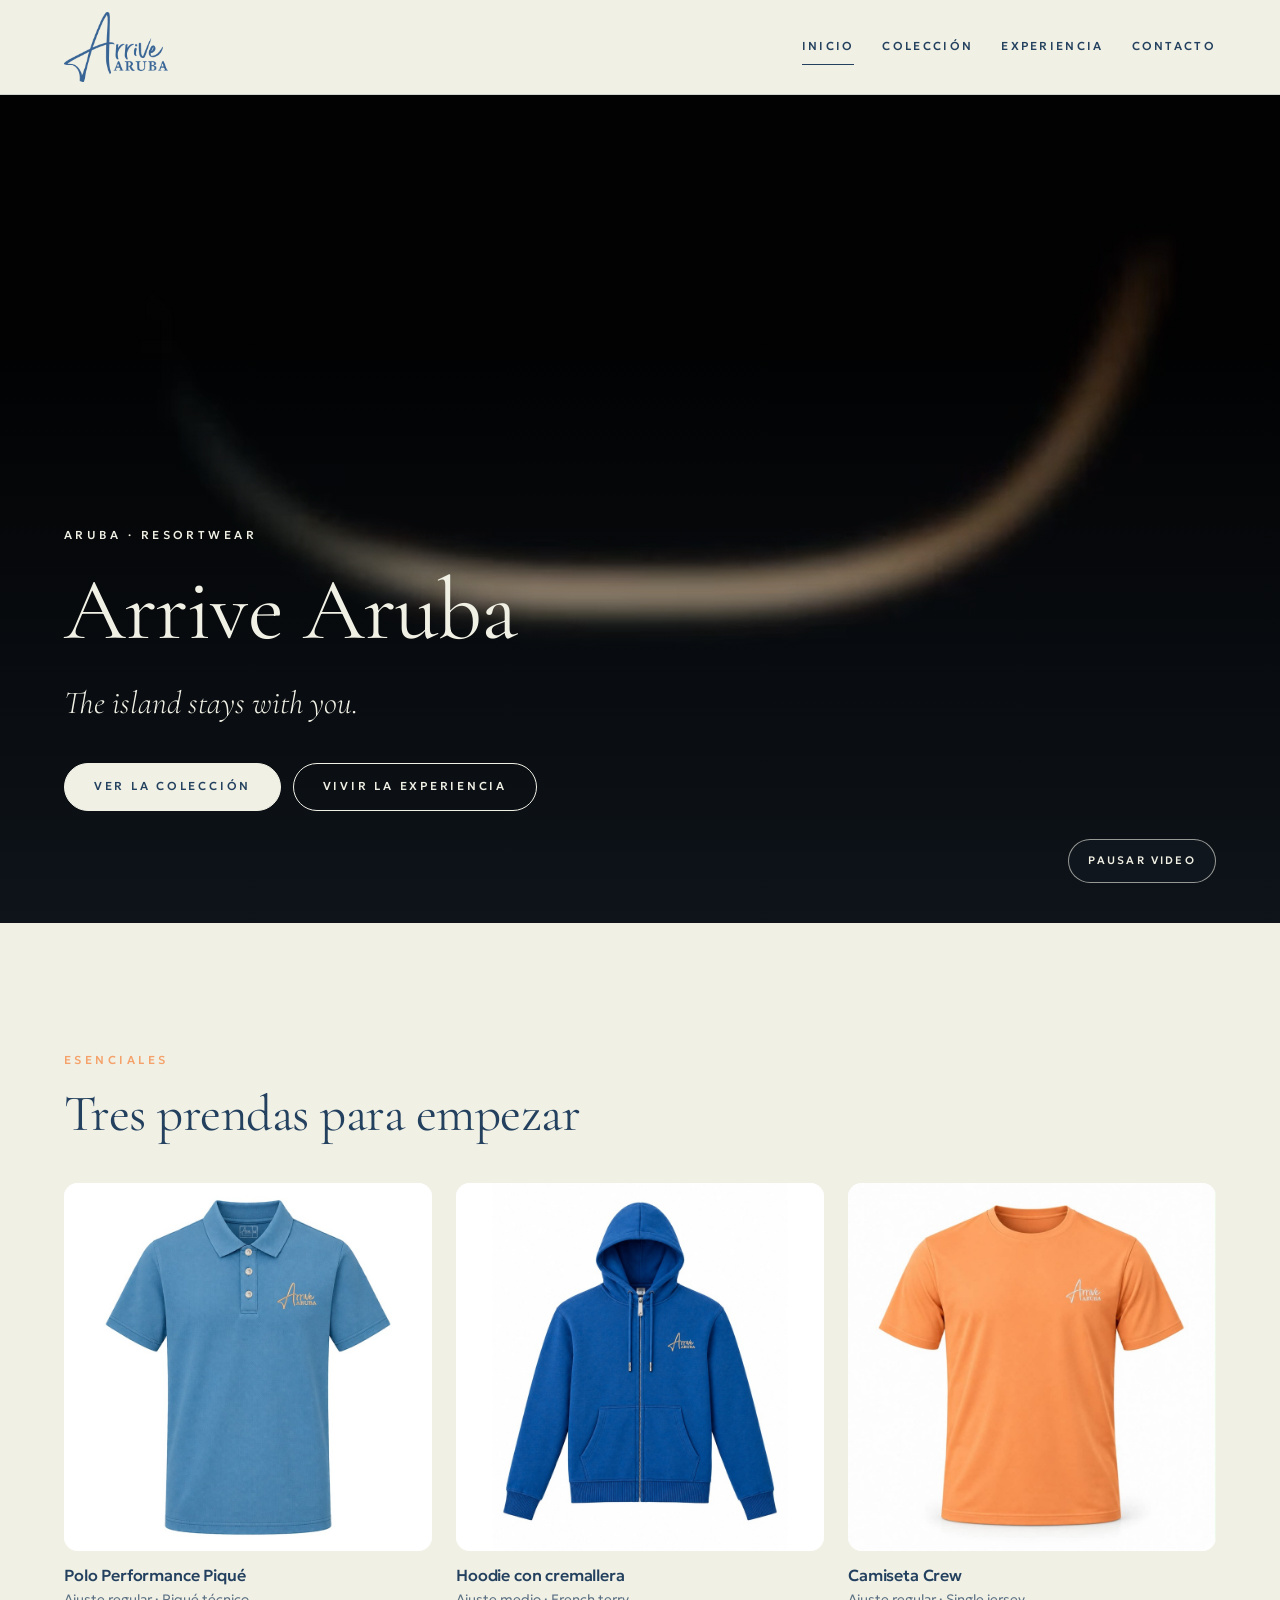
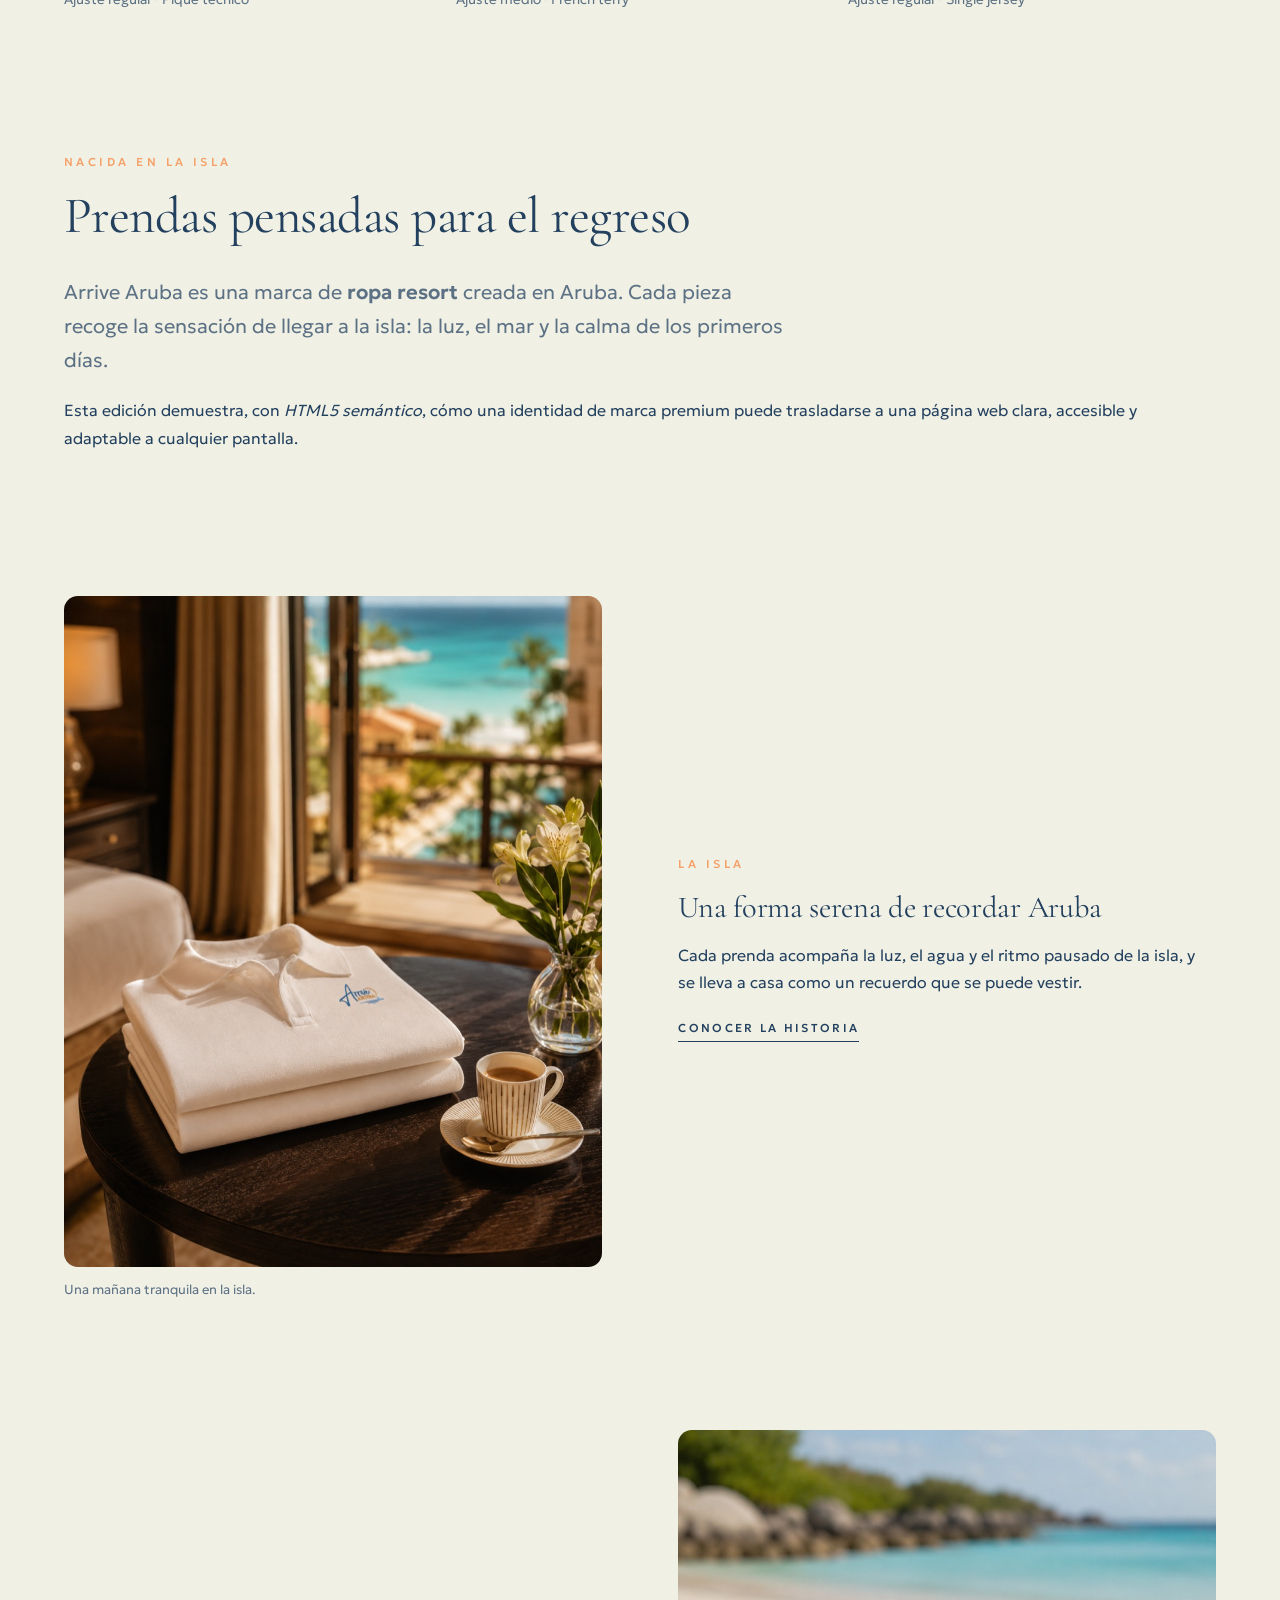
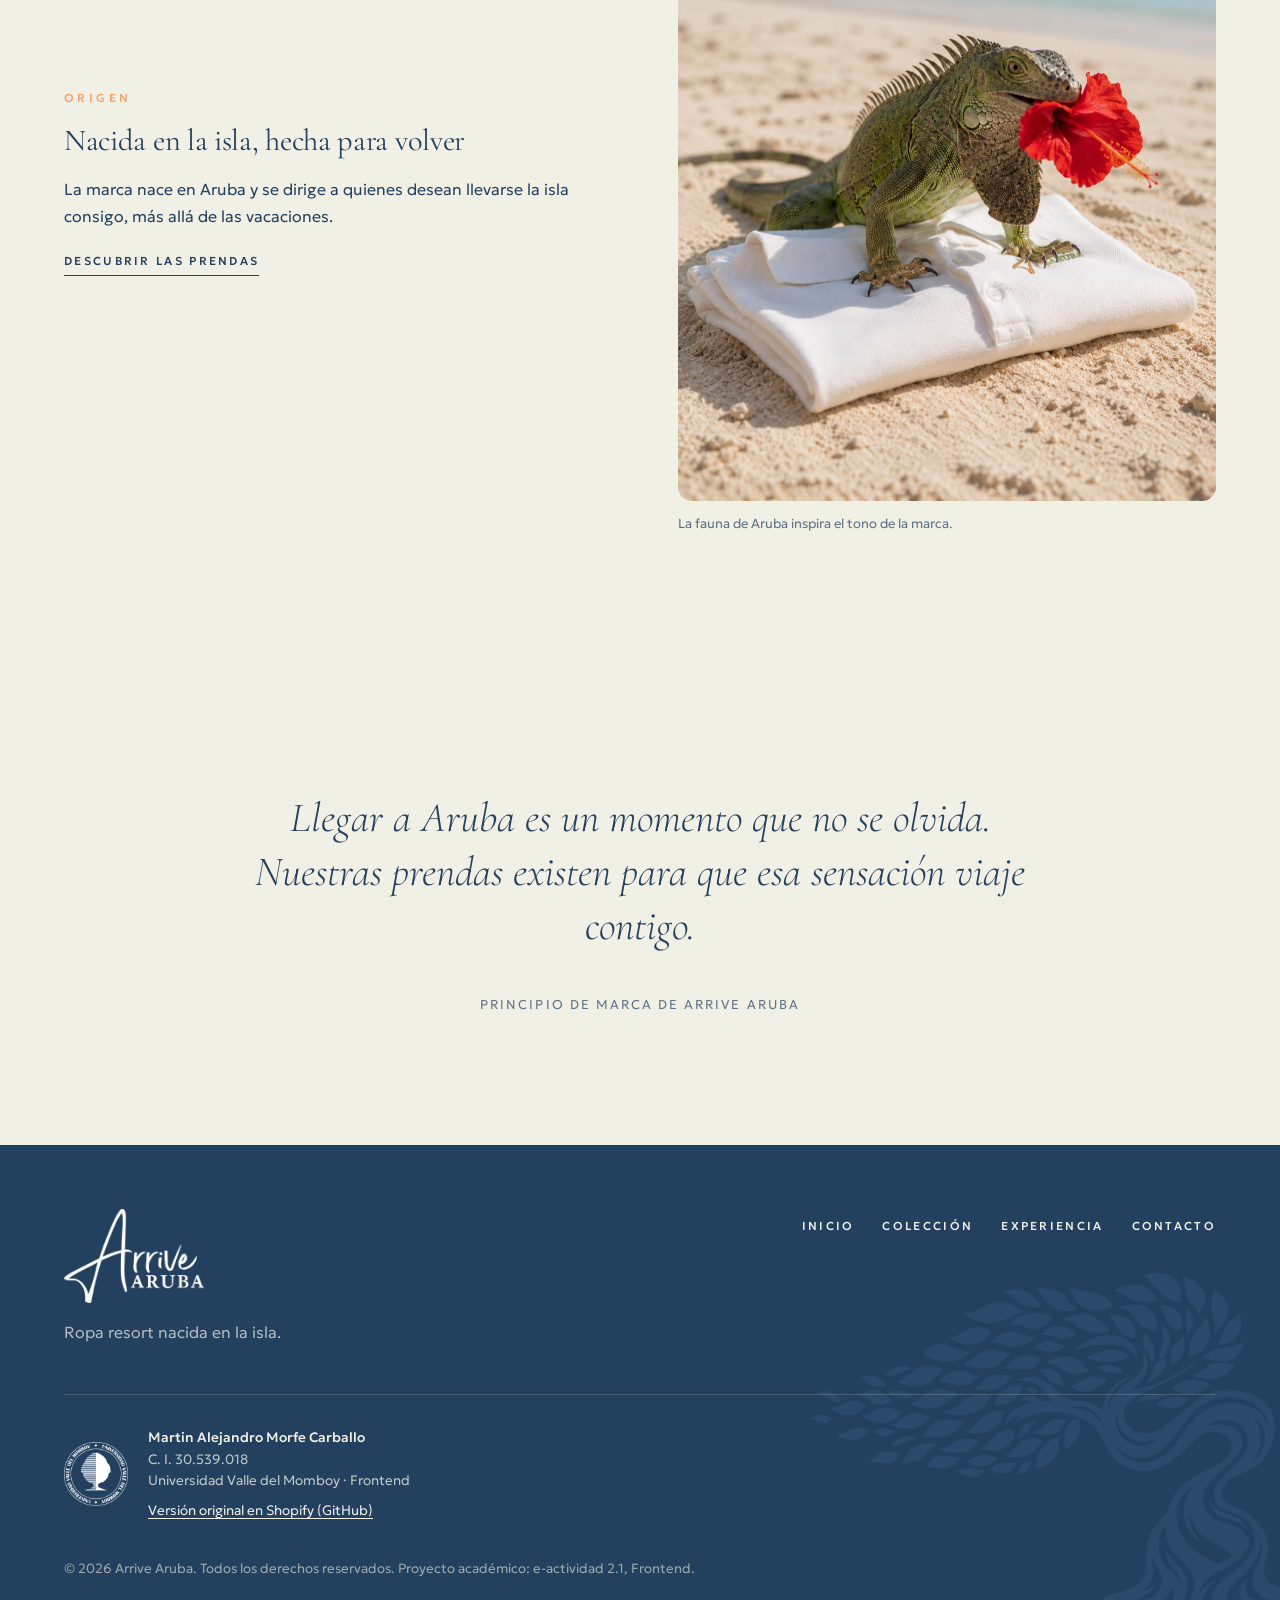
<file: index.html>
<!DOCTYPE html>
<html lang="es">
<head>
  <meta charset="UTF-8">
  <meta name="viewport" content="width=device-width, initial-scale=1">
  <meta name="description" content="Arrive Aruba: ropa resort nacida en Aruba. Adaptación académica en HTML5 de la identidad de la marca.">
  <meta name="theme-color" content="#23405E">
  <title>Arrive Aruba — Ropa resort nacida en la isla | HTML5 Edition</title>
  <link rel="icon" href="assets/icons/arrive-favicon.svg" type="image/svg+xml">
  <link rel="icon" href="assets/icons/arrive-favicon-96.png" type="image/png" sizes="96x96">
  <link rel="apple-touch-icon" href="assets/icons/arrive-apple-touch-icon.png">
  <link rel="preconnect" href="https://fonts.googleapis.com">
  <link rel="preconnect" href="https://fonts.gstatic.com" crossorigin>
  <link rel="stylesheet" href="https://fonts.googleapis.com/css2?family=Cormorant+Garamond:ital,wght@0,400;0,500;1,400&amp;display=swap">
  <link rel="stylesheet" href="css/styles.css">
  <link rel="stylesheet" href="css/responsive.css">
</head>
<body>
  <a class="skip-link" href="#contenido">Saltar al contenido principal</a>

  <header class="site-header">
    <a class="brand" href="index.html" aria-label="Arrive Aruba, página de inicio">
      <img src="assets/images/arrive-logo-blue.webp" alt="Arrive Aruba" width="640" height="429">
    </a>
    <nav class="site-nav" aria-label="Navegación principal">
      <ul>
        <li><a href="index.html" aria-current="page">Inicio</a></li>
        <li><a href="coleccion.html">Colección</a></li>
        <li><a href="experiencia.html">Experiencia</a></li>
        <li><a href="contacto.html">Contacto</a></li>
      </ul>
    </nav>
  </header>

  <main id="contenido">
    <section class="hero" aria-labelledby="titulo-portada">
      <figure class="hero-media">
        <video id="video-portada" autoplay muted loop playsinline preload="metadata" width="1920" height="1080" poster="assets/images/arrive-aruba-llegada-poster.jpg" aria-describedby="descripcion-portada">
          <source src="assets/video/arrive-aruba-llegada.webm" type="video/webm">
          <source src="assets/video/arrive-aruba-llegada.mp4" type="video/mp4">
        </video>
        <figcaption id="descripcion-portada" class="visually-hidden">Video sin sonido: desde la ventanilla de un avión se ven el mar turquesa y la costa de Aruba.</figcaption>
      </figure>
      <button class="hero-toggle" type="button" id="control-portada" aria-controls="video-portada" aria-pressed="false">Pausar video</button>
      <div class="hero-copy">
        <p class="eyebrow">Aruba · Resortwear</p>
        <h1 id="titulo-portada">Arrive Aruba</h1>
        <p class="tagline" lang="en"><em>The island stays with you.</em></p>
        <p class="hero-actions">
          <a class="button button--light" href="coleccion.html">Ver la colección</a>
          <a class="button button--ghost" href="experiencia.html">Vivir la experiencia</a>
        </p>
      </div>
    </section>

    <section class="section collection-teaser" aria-labelledby="titulo-esenciales">
      <div class="section-head">
        <p class="eyebrow">Esenciales</p>
        <h2 id="titulo-esenciales">Tres prendas para empezar</h2>
      </div>
      <ul class="product-grid">
        <li>
          <article class="product-card">
            <a href="coleccion.html#polo">
              <img src="assets/images/arrive-aruba-performance-pique-polo-blue-front.jpg" alt="Polo azul de manga corta en piqué, vista frontal con el logotipo bordado en el pecho." width="900" height="900" loading="lazy">
              <h3>Polo Performance Piqué</h3>
            </a>
            <p>Ajuste regular · Piqué técnico</p>
          </article>
        </li>
        <li>
          <article class="product-card">
            <a href="coleccion.html#hoodie">
              <img src="assets/images/arrive-aruba-full-zip-hoodie-blue-front.jpg" alt="Sudadera azul con cremallera completa y capucha, vista frontal con el logotipo bordado." width="900" height="900" loading="lazy">
              <h3>Hoodie con cremallera</h3>
            </a>
            <p>Ajuste medio · French terry</p>
          </article>
        </li>
        <li>
          <article class="product-card">
            <a href="coleccion.html#franela">
              <img src="assets/images/arrive-aruba-crew-tee-orange.jpg" alt="Camiseta naranja de cuello redondo, vista frontal con el logotipo bordado en blanco." width="900" height="900" loading="lazy">
              <h3>Camiseta Crew</h3>
            </a>
            <p>Ajuste regular · Single jersey</p>
          </article>
        </li>
      </ul>
    </section>

    <section class="section intro" aria-labelledby="titulo-intro">
      <p class="eyebrow">Nacida en la isla</p>
      <h2 id="titulo-intro">Prendas pensadas para el regreso</h2>
      <p class="lead">Arrive Aruba es una marca de <strong>ropa resort</strong> creada en Aruba. Cada pieza recoge la sensación de llegar a la isla: la luz, el mar y la calma de los primeros días.</p>
      <p>Esta edición demuestra, con <em>HTML5 semántico</em>, cómo una identidad de marca premium puede trasladarse a una página web clara, accesible y adaptable a cualquier pantalla.</p>
    </section>

    <section class="section editorial" aria-labelledby="titulo-editorial">
      <h2 id="titulo-editorial" class="visually-hidden">Historias de la marca</h2>
      <article class="story">
        <figure>
          <img src="assets/images/arrive-resort-editorial.jpg" alt="Polo blanco de Arrive Aruba doblado sobre una mesa de hotel, junto a una taza de café y un jarrón con flores; al fondo, el mar." width="900" height="1124" loading="lazy">
          <figcaption>Una mañana tranquila en la isla.</figcaption>
        </figure>
        <div class="story-copy">
          <p class="eyebrow">La isla</p>
          <h3>Una forma serena de recordar Aruba</h3>
          <p>Cada prenda acompaña la luz, el agua y el ritmo pausado de la isla, y se lleva a casa como un recuerdo que se puede vestir.</p>
          <a class="text-link" href="experiencia.html">Conocer la historia</a>
        </div>
      </article>
      <article class="story story--reverse">
        <figure>
          <img src="assets/images/arrive-beach-editorial.jpg" alt="Iguana verde con una flor de hibisco roja, posada sobre una prenda blanca doblada en la arena de la playa." width="900" height="1124" loading="lazy">
          <figcaption>La fauna de Aruba inspira el tono de la marca.</figcaption>
        </figure>
        <div class="story-copy">
          <p class="eyebrow">Origen</p>
          <h3>Nacida en la isla, hecha para volver</h3>
          <p>La marca nace en Aruba y se dirige a quienes desean llevarse la isla consigo, más allá de las vacaciones.</p>
          <a class="text-link" href="coleccion.html">Descubrir las prendas</a>
        </div>
      </article>
    </section>


    <section class="section quote" aria-labelledby="titulo-cita">
      <h2 id="titulo-cita" class="visually-hidden">Filosofía de la marca</h2>
      <blockquote>
        <p>Llegar a Aruba es un momento que no se olvida. Nuestras prendas existen para que esa sensación viaje contigo.</p>
      </blockquote>
      <p class="quote-source">Principio de marca de Arrive Aruba</p>
    </section>
  </main>

  <footer class="site-footer">
    <div class="footer-brand">
      <img src="assets/images/arrive-logo-negative.webp" alt="Arrive Aruba" width="640" height="429" loading="lazy">
      <p>Ropa resort nacida en la isla.</p>
    </div>
    <nav class="footer-nav" aria-label="Navegación del pie de página">
      <ul>
        <li><a href="index.html">Inicio</a></li>
        <li><a href="coleccion.html">Colección</a></li>
        <li><a href="experiencia.html">Experiencia</a></li>
        <li><a href="contacto.html">Contacto</a></li>
      </ul>
    </nav>
    <img class="footer-tree" src="assets/icons/arrive-dividivi-footer.svg" alt="" width="1869" height="1223" loading="lazy">
    <div class="footer-academic">
      <img src="assets/images/uvm-logo.png" alt="Universidad Valle del Momboy" width="359" height="360" loading="lazy">
      <p><strong>Martin Alejandro Morfe Carballo</strong><br>C. I. 30.539.018<br>Universidad Valle del Momboy · Frontend</p>
      <p><a href="https://github.com/morfemartin/arrive-aruba-shopify-theme">Versión original en Shopify (GitHub)</a></p>
    </div>
    <p class="footer-legal"><small>© 2026 Arrive Aruba. Todos los derechos reservados. Proyecto académico: e-actividad 2.1, Frontend.</small></p>
  </footer>

  <script src="js/main.js" defer></script>
</body>
</html>
</file>
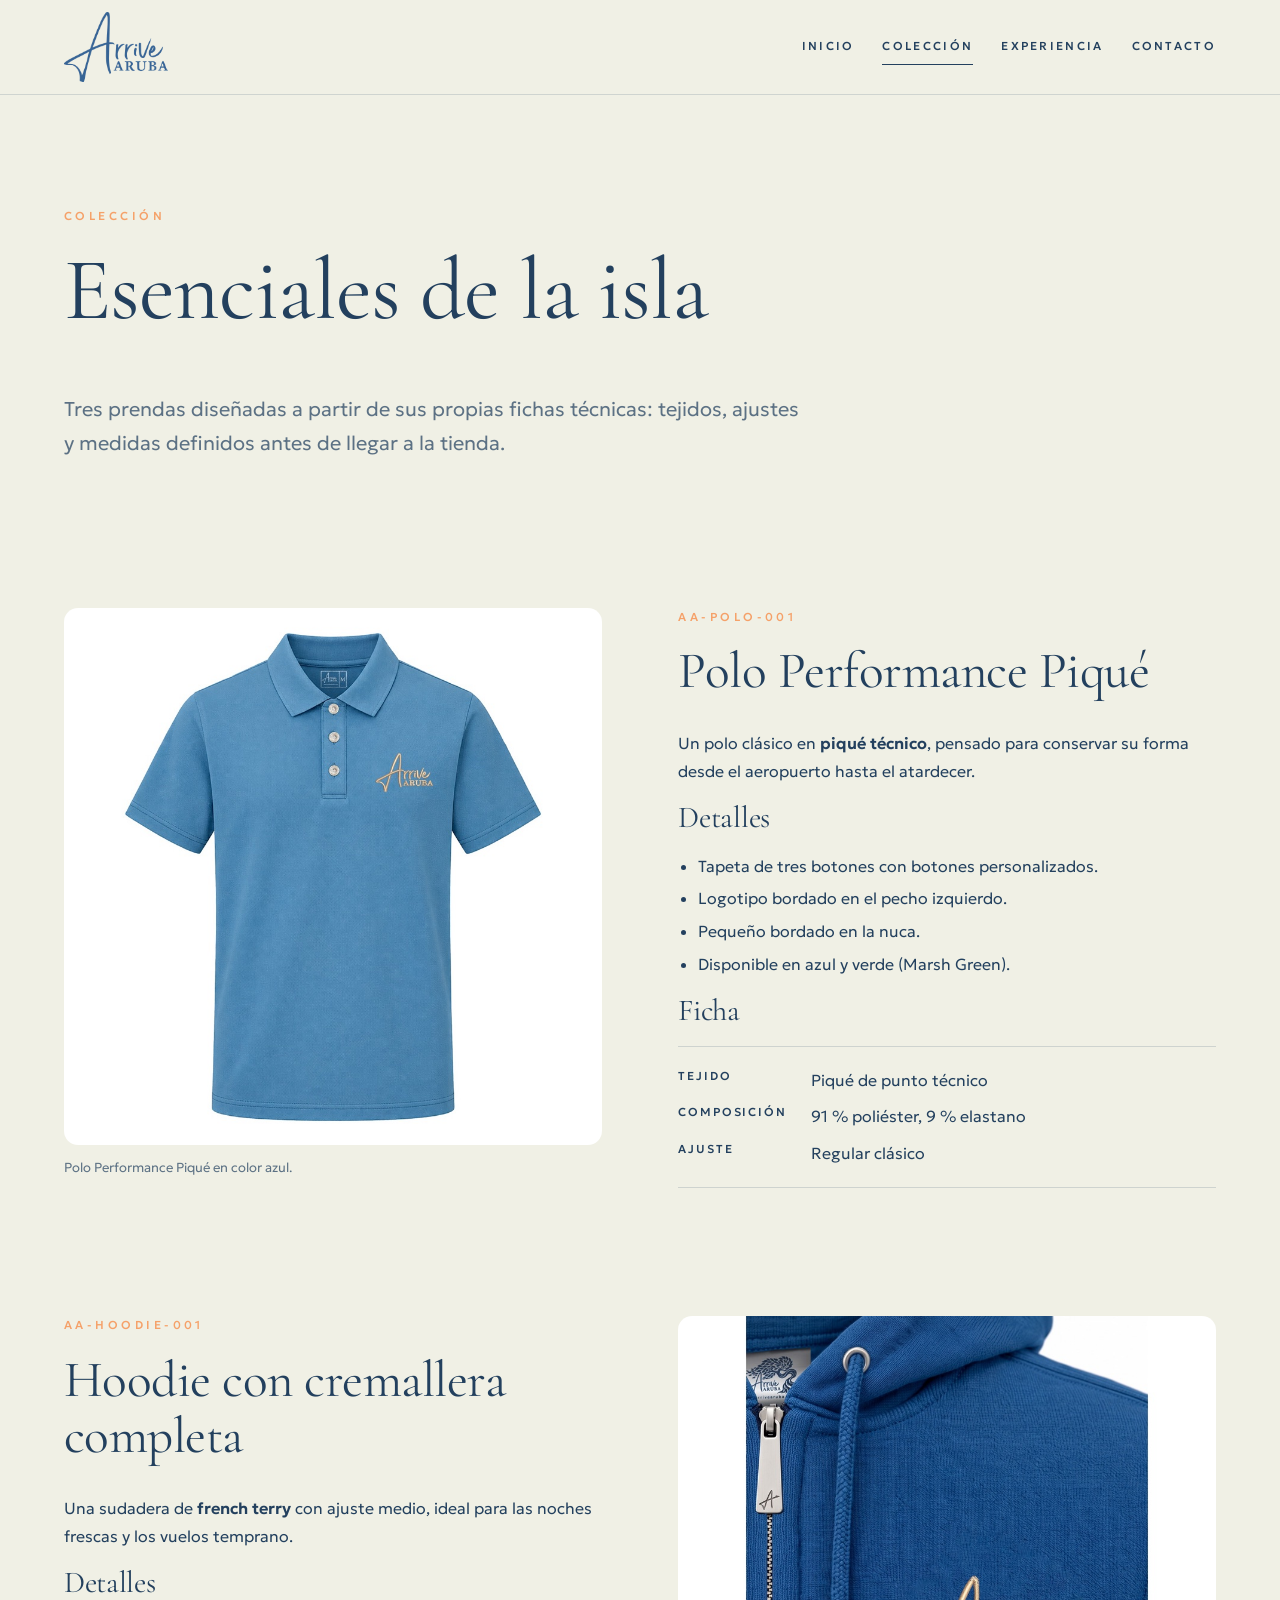
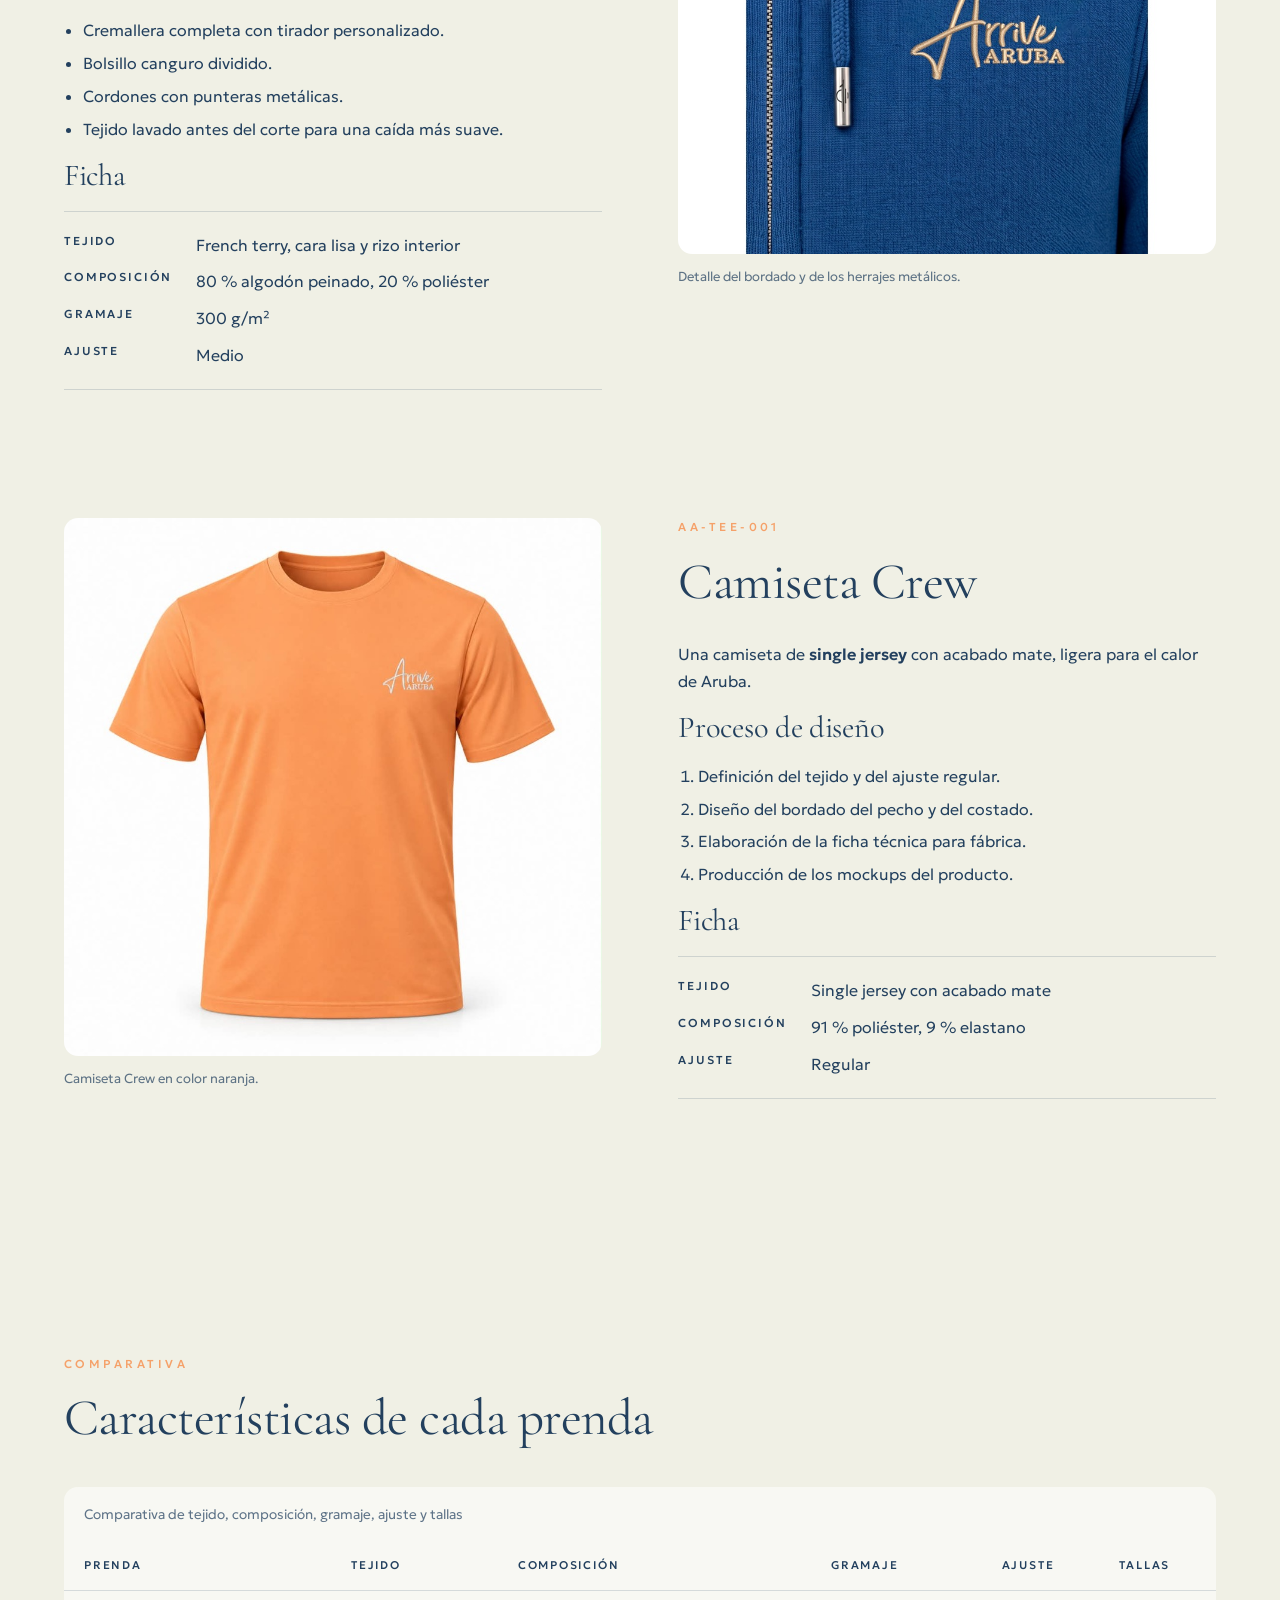
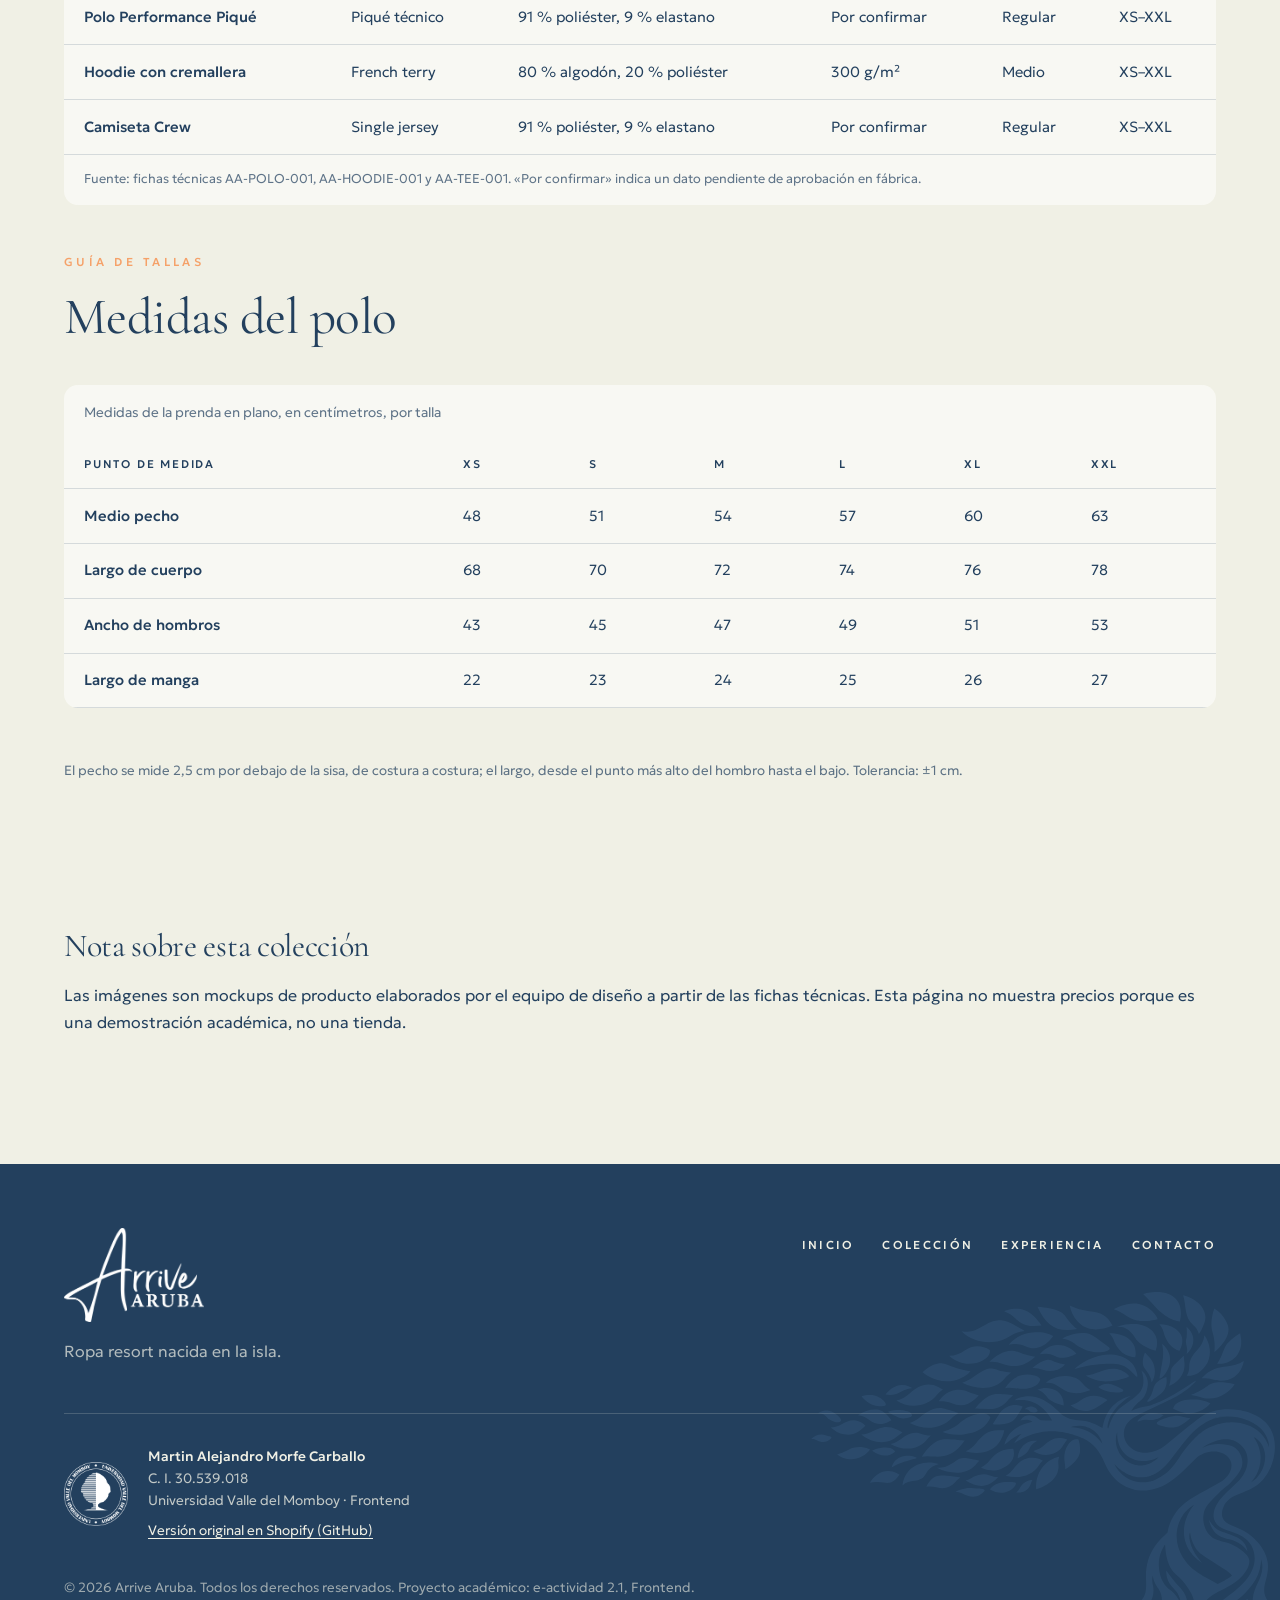
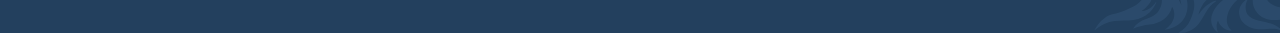
<file: coleccion.html>
<!DOCTYPE html>
<html lang="es">
<head>
  <meta charset="UTF-8">
  <meta name="viewport" content="width=device-width, initial-scale=1">
  <meta name="description" content="Colección Arrive Aruba: polo, hoodie y camiseta con sus tejidos, ajustes y medidas.">
  <meta name="theme-color" content="#23405E">
  <title>Colección — Arrive Aruba | HTML5 Edition</title>
  <link rel="icon" href="assets/icons/arrive-favicon.svg" type="image/svg+xml">
  <link rel="icon" href="assets/icons/arrive-favicon-96.png" type="image/png" sizes="96x96">
  <link rel="apple-touch-icon" href="assets/icons/arrive-apple-touch-icon.png">
  <link rel="preconnect" href="https://fonts.googleapis.com">
  <link rel="preconnect" href="https://fonts.gstatic.com" crossorigin>
  <link rel="stylesheet" href="https://fonts.googleapis.com/css2?family=Cormorant+Garamond:ital,wght@0,400;0,500;1,400&amp;display=swap">
  <link rel="stylesheet" href="css/styles.css">
  <link rel="stylesheet" href="css/responsive.css">
</head>
<body>
  <a class="skip-link" href="#contenido">Saltar al contenido principal</a>

  <header class="site-header">
    <a class="brand" href="index.html" aria-label="Arrive Aruba, página de inicio">
      <img src="assets/images/arrive-logo-blue.webp" alt="Arrive Aruba" width="640" height="429">
    </a>
    <nav class="site-nav" aria-label="Navegación principal">
      <ul>
        <li><a href="index.html">Inicio</a></li>
        <li><a href="coleccion.html" aria-current="page">Colección</a></li>
        <li><a href="experiencia.html">Experiencia</a></li>
        <li><a href="contacto.html">Contacto</a></li>
      </ul>
    </nav>
  </header>

  <main id="contenido">
    <section class="page-hero" aria-labelledby="titulo-coleccion">
      <p class="eyebrow">Colección</p>
      <h1 id="titulo-coleccion">Esenciales de la isla</h1>
      <p class="lead">Tres prendas diseñadas a partir de sus propias fichas técnicas: tejidos, ajustes y medidas definidos antes de llegar a la tienda.</p>
    </section>

    <section class="section" aria-labelledby="titulo-prendas">
      <h2 id="titulo-prendas" class="visually-hidden">Prendas de la colección</h2>

      <article class="product-detail" id="polo" aria-labelledby="titulo-polo">
        <figure>
          <img src="assets/images/arrive-aruba-performance-pique-polo-blue-front.jpg" alt="Polo azul de manga corta en piqué, vista frontal con el logotipo bordado en el pecho." width="900" height="900" loading="lazy">
          <figcaption>Polo Performance Piqué en color azul.</figcaption>
        </figure>
        <div class="product-copy">
          <p class="eyebrow">AA-POLO-001</p>
          <h2 id="titulo-polo">Polo Performance Piqué</h2>
          <p>Un polo clásico en <strong>piqué técnico</strong>, pensado para conservar su forma desde el aeropuerto hasta el atardecer.</p>
          <h3>Detalles</h3>
          <ul>
            <li>Tapeta de tres botones con botones personalizados.</li>
            <li>Logotipo bordado en el pecho izquierdo.</li>
            <li>Pequeño bordado en la nuca.</li>
            <li>Disponible en azul y verde (<span lang="en">Marsh Green</span>).</li>
          </ul>
          <h3>Ficha</h3>
          <dl class="spec-list">
            <dt>Tejido</dt>
            <dd>Piqué de punto técnico</dd>
            <dt>Composición</dt>
            <dd>91 % poliéster, 9 % elastano</dd>
            <dt>Ajuste</dt>
            <dd>Regular clásico</dd>
          </dl>
        </div>
      </article>

      <article class="product-detail product-detail--reverse" id="hoodie" aria-labelledby="titulo-hoodie">
        <figure>
          <img src="assets/images/arrive-aruba-full-zip-hoodie-blue-logo-zipper-detail.jpg" alt="Primer plano de la sudadera azul: logotipo bordado, tirador de la cremallera y puntera metálica del cordón." width="900" height="900" loading="lazy">
          <figcaption>Detalle del bordado y de los herrajes metálicos.</figcaption>
        </figure>
        <div class="product-copy">
          <p class="eyebrow">AA-HOODIE-001</p>
          <h2 id="titulo-hoodie">Hoodie con cremallera completa</h2>
          <p>Una sudadera de <strong>french terry</strong> con ajuste medio, ideal para las noches frescas y los vuelos temprano.</p>
          <h3>Detalles</h3>
          <ul>
            <li>Cremallera completa con tirador personalizado.</li>
            <li>Bolsillo canguro dividido.</li>
            <li>Cordones con punteras metálicas.</li>
            <li>Tejido lavado antes del corte para una caída más suave.</li>
          </ul>
          <h3>Ficha</h3>
          <dl class="spec-list">
            <dt>Tejido</dt>
            <dd>French terry, cara lisa y rizo interior</dd>
            <dt>Composición</dt>
            <dd>80 % algodón peinado, 20 % poliéster</dd>
            <dt>Gramaje</dt>
            <dd>300 g/m²</dd>
            <dt>Ajuste</dt>
            <dd>Medio</dd>
          </dl>
        </div>
      </article>

      <article class="product-detail" id="franela" aria-labelledby="titulo-franela">
        <figure>
          <img src="assets/images/arrive-aruba-crew-tee-orange.jpg" alt="Camiseta naranja de cuello redondo, vista frontal con el logotipo bordado en blanco." width="900" height="900" loading="lazy">
          <figcaption>Camiseta Crew en color naranja.</figcaption>
        </figure>
        <div class="product-copy">
          <p class="eyebrow">AA-TEE-001</p>
          <h2 id="titulo-franela">Camiseta Crew</h2>
          <p>Una camiseta de <strong>single jersey</strong> con acabado mate, ligera para el calor de Aruba.</p>
          <h3>Proceso de diseño</h3>
          <ol>
            <li>Definición del tejido y del ajuste regular.</li>
            <li>Diseño del bordado del pecho y del costado.</li>
            <li>Elaboración de la ficha técnica para fábrica.</li>
            <li>Producción de los mockups del producto.</li>
          </ol>
          <h3>Ficha</h3>
          <dl class="spec-list">
            <dt>Tejido</dt>
            <dd>Single jersey con acabado mate</dd>
            <dt>Composición</dt>
            <dd>91 % poliéster, 9 % elastano</dd>
            <dt>Ajuste</dt>
            <dd>Regular</dd>
          </dl>
        </div>
      </article>
    </section>

    <section class="section tables" aria-labelledby="titulo-comparativa">
      <div class="section-head">
        <p class="eyebrow">Comparativa</p>
        <h2 id="titulo-comparativa">Características de cada prenda</h2>
      </div>
      <div class="table-wrap">
        <table>
          <caption>Comparativa de tejido, composición, gramaje, ajuste y tallas</caption>
          <thead>
            <tr>
              <th scope="col">Prenda</th>
              <th scope="col">Tejido</th>
              <th scope="col">Composición</th>
              <th scope="col">Gramaje</th>
              <th scope="col">Ajuste</th>
              <th scope="col">Tallas</th>
            </tr>
          </thead>
          <tbody>
            <tr>
              <th scope="row">Polo Performance Piqué</th>
              <td>Piqué técnico</td>
              <td>91 % poliéster, 9 % elastano</td>
              <td>Por confirmar</td>
              <td>Regular</td>
              <td>XS–XXL</td>
            </tr>
            <tr>
              <th scope="row">Hoodie con cremallera</th>
              <td>French terry</td>
              <td>80 % algodón, 20 % poliéster</td>
              <td>300 g/m²</td>
              <td>Medio</td>
              <td>XS–XXL</td>
            </tr>
            <tr>
              <th scope="row">Camiseta Crew</th>
              <td>Single jersey</td>
              <td>91 % poliéster, 9 % elastano</td>
              <td>Por confirmar</td>
              <td>Regular</td>
              <td>XS–XXL</td>
            </tr>
          </tbody>
          <tfoot>
            <tr>
              <td colspan="6">Fuente: fichas técnicas AA-POLO-001, AA-HOODIE-001 y AA-TEE-001. «Por confirmar» indica un dato pendiente de aprobación en fábrica.</td>
            </tr>
          </tfoot>
        </table>
      </div>

      <div class="section-head">
        <p class="eyebrow">Guía de tallas</p>
        <h2 id="titulo-medidas">Medidas del polo</h2>
      </div>
      <div class="table-wrap">
        <table aria-describedby="nota-medidas">
          <caption>Medidas de la prenda en plano, en centímetros, por talla</caption>
          <thead>
            <tr>
              <th scope="col">Punto de medida</th>
              <th scope="col">XS</th>
              <th scope="col">S</th>
              <th scope="col">M</th>
              <th scope="col">L</th>
              <th scope="col">XL</th>
              <th scope="col">XXL</th>
            </tr>
          </thead>
          <tbody>
            <tr>
              <th scope="row">Medio pecho</th>
              <td>48</td><td>51</td><td>54</td><td>57</td><td>60</td><td>63</td>
            </tr>
            <tr>
              <th scope="row">Largo de cuerpo</th>
              <td>68</td><td>70</td><td>72</td><td>74</td><td>76</td><td>78</td>
            </tr>
            <tr>
              <th scope="row">Ancho de hombros</th>
              <td>43</td><td>45</td><td>47</td><td>49</td><td>51</td><td>53</td>
            </tr>
            <tr>
              <th scope="row">Largo de manga</th>
              <td>22</td><td>23</td><td>24</td><td>25</td><td>26</td><td>27</td>
            </tr>
          </tbody>
        </table>
      </div>
      <p id="nota-medidas" class="note"><small>El pecho se mide 2,5 cm por debajo de la sisa, de costura a costura; el largo, desde el punto más alto del hombro hasta el bajo. Tolerancia: ±1 cm.</small></p>
    </section>

    <aside class="section aside-note" aria-labelledby="titulo-nota">
      <h2 id="titulo-nota">Nota sobre esta colección</h2>
      <p>Las imágenes son mockups de producto elaborados por el equipo de diseño a partir de las fichas técnicas. Esta página no muestra precios porque es una demostración académica, no una tienda.</p>
    </aside>
  </main>

  <footer class="site-footer">
    <div class="footer-brand">
      <img src="assets/images/arrive-logo-negative.webp" alt="Arrive Aruba" width="640" height="429" loading="lazy">
      <p>Ropa resort nacida en la isla.</p>
    </div>
    <nav class="footer-nav" aria-label="Navegación del pie de página">
      <ul>
        <li><a href="index.html">Inicio</a></li>
        <li><a href="coleccion.html">Colección</a></li>
        <li><a href="experiencia.html">Experiencia</a></li>
        <li><a href="contacto.html">Contacto</a></li>
      </ul>
    </nav>
    <img class="footer-tree" src="assets/icons/arrive-dividivi-footer.svg" alt="" width="1869" height="1223" loading="lazy">
    <div class="footer-academic">
      <img src="assets/images/uvm-logo.png" alt="Universidad Valle del Momboy" width="359" height="360" loading="lazy">
      <p><strong>Martin Alejandro Morfe Carballo</strong><br>C. I. 30.539.018<br>Universidad Valle del Momboy · Frontend</p>
      <p><a href="https://github.com/morfemartin/arrive-aruba-shopify-theme">Versión original en Shopify (GitHub)</a></p>
    </div>
    <p class="footer-legal"><small>© 2026 Arrive Aruba. Todos los derechos reservados. Proyecto académico: e-actividad 2.1, Frontend.</small></p>
  </footer>

  <script src="js/main.js" defer></script>
</body>
</html>
</file>
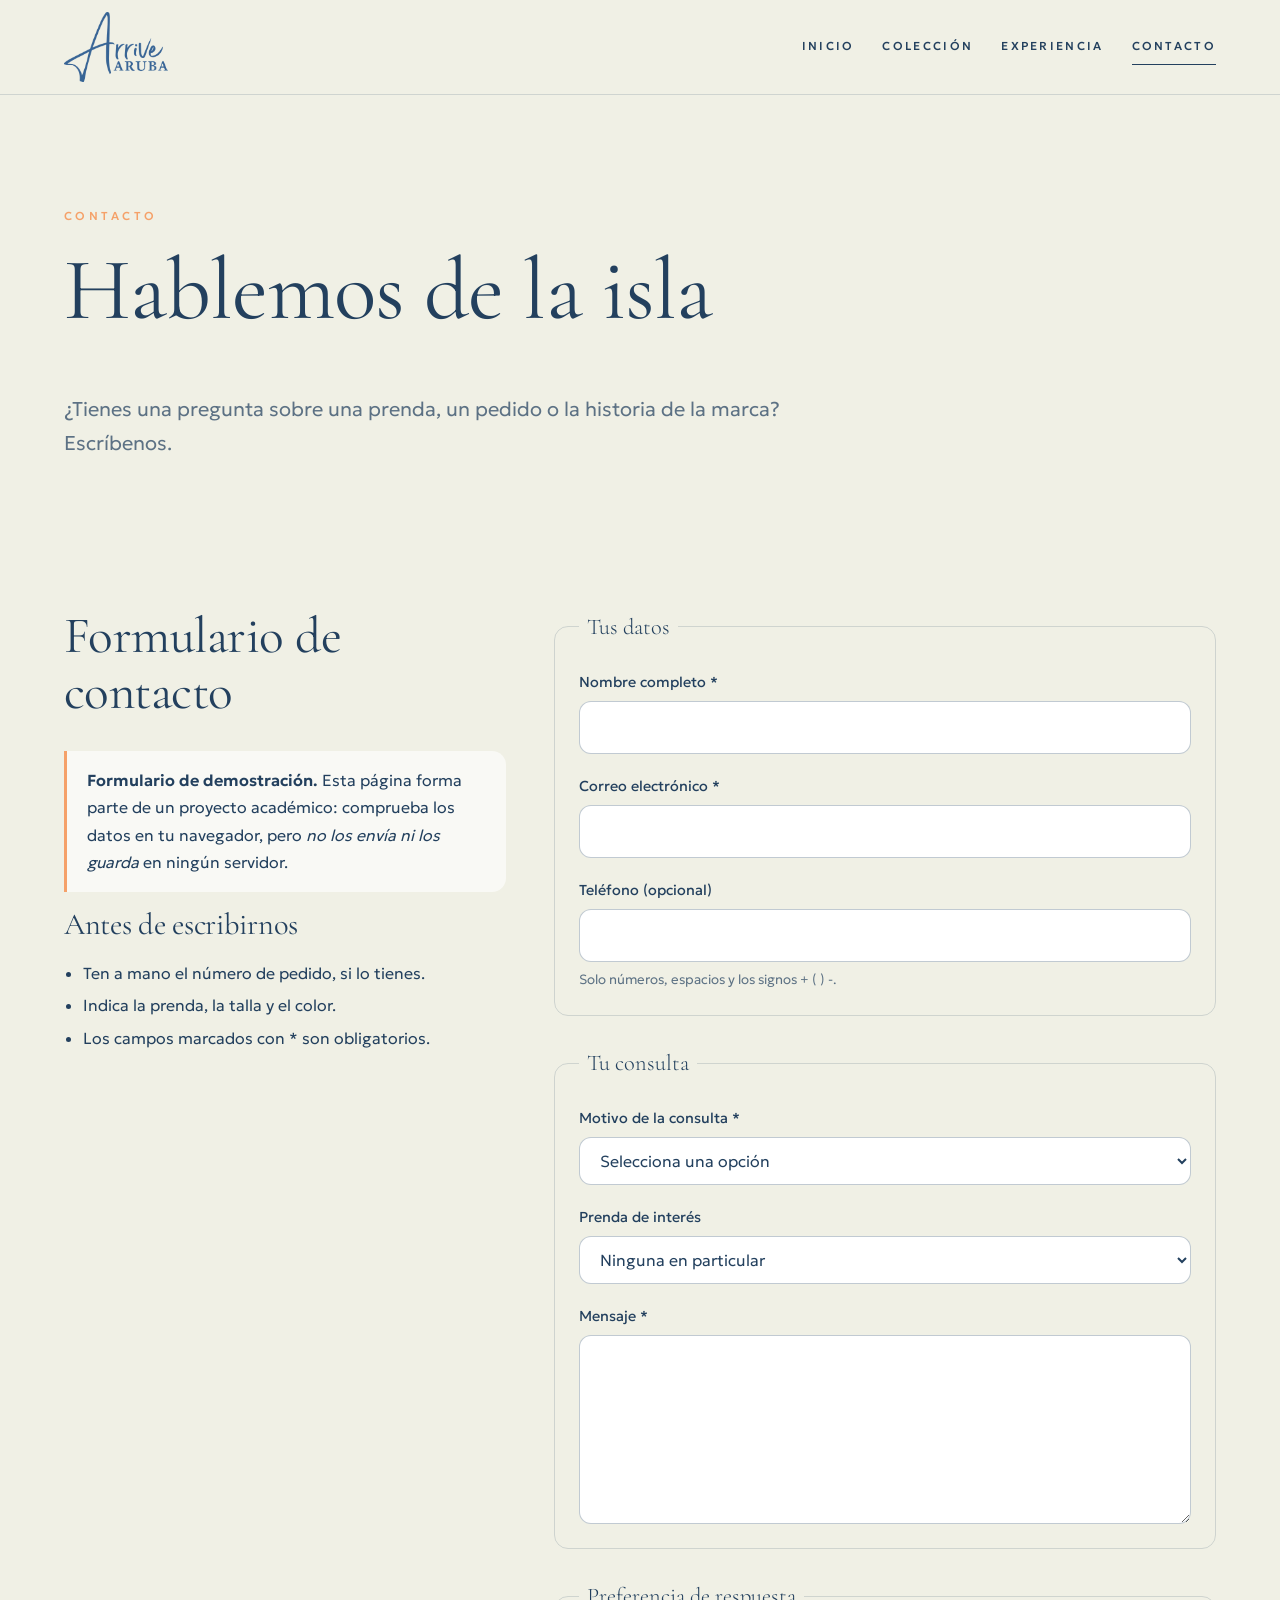
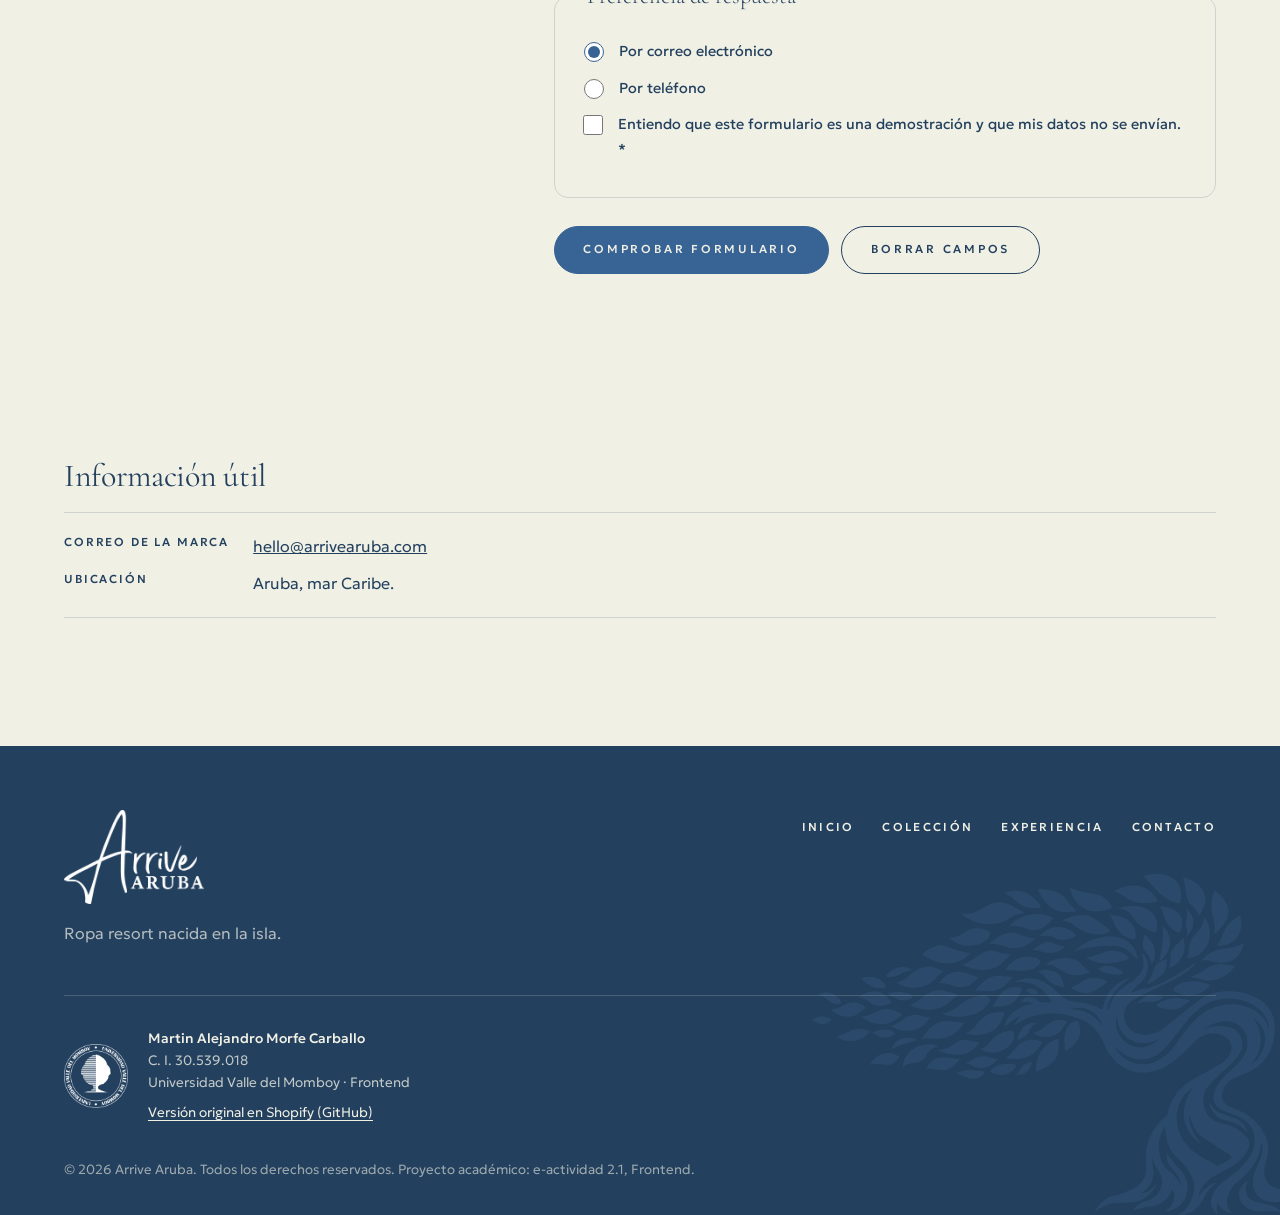
<file: contacto.html>
<!DOCTYPE html>
<html lang="es">
<head>
  <meta charset="UTF-8">
  <meta name="viewport" content="width=device-width, initial-scale=1">
  <meta name="description" content="Contacto de Arrive Aruba: formulario de demostración con validación nativa de HTML5.">
  <meta name="theme-color" content="#23405E">
  <title>Contacto — Arrive Aruba | HTML5 Edition</title>
  <link rel="icon" href="assets/icons/arrive-favicon.svg" type="image/svg+xml">
  <link rel="icon" href="assets/icons/arrive-favicon-96.png" type="image/png" sizes="96x96">
  <link rel="apple-touch-icon" href="assets/icons/arrive-apple-touch-icon.png">
  <link rel="preconnect" href="https://fonts.googleapis.com">
  <link rel="preconnect" href="https://fonts.gstatic.com" crossorigin>
  <link rel="stylesheet" href="https://fonts.googleapis.com/css2?family=Cormorant+Garamond:ital,wght@0,400;0,500;1,400&amp;display=swap">
  <link rel="stylesheet" href="css/styles.css">
  <link rel="stylesheet" href="css/responsive.css">
</head>
<body>
  <a class="skip-link" href="#contenido">Saltar al contenido principal</a>

  <header class="site-header">
    <a class="brand" href="index.html" aria-label="Arrive Aruba, página de inicio">
      <img src="assets/images/arrive-logo-blue.webp" alt="Arrive Aruba" width="640" height="429">
    </a>
    <nav class="site-nav" aria-label="Navegación principal">
      <ul>
        <li><a href="index.html">Inicio</a></li>
        <li><a href="coleccion.html">Colección</a></li>
        <li><a href="experiencia.html">Experiencia</a></li>
        <li><a href="contacto.html" aria-current="page">Contacto</a></li>
      </ul>
    </nav>
  </header>

  <main id="contenido">
    <section class="page-hero" aria-labelledby="titulo-contacto">
      <p class="eyebrow">Contacto</p>
      <h1 id="titulo-contacto">Hablemos de la isla</h1>
      <p class="lead">¿Tienes una pregunta sobre una prenda, un pedido o la historia de la marca? Escríbenos.</p>
    </section>

    <section class="section contact-layout" aria-labelledby="titulo-formulario">
      <div class="contact-intro">
        <h2 id="titulo-formulario">Formulario de contacto</h2>
        <p class="notice" role="note"><strong>Formulario de demostración.</strong> Esta página forma parte de un proyecto académico: comprueba los datos en tu navegador, pero <em>no los envía ni los guarda</em> en ningún servidor.</p>
        <h3>Antes de escribirnos</h3>
        <ul>
          <li>Ten a mano el número de pedido, si lo tienes.</li>
          <li>Indica la prenda, la talla y el color.</li>
          <li>Los campos marcados con * son obligatorios.</li>
        </ul>
      </div>

      <form class="contact-form" id="formulario-contacto">
        <fieldset>
          <legend>Tus datos</legend>
          <div class="field">
            <label for="nombre">Nombre completo *</label>
            <input id="nombre" name="nombre" type="text" autocomplete="name" required minlength="2" maxlength="80">
          </div>
          <div class="field">
            <label for="correo">Correo electrónico *</label>
            <input id="correo" name="correo" type="email" autocomplete="email" required>
          </div>
          <div class="field">
            <label for="telefono">Teléfono (opcional)</label>
            <input id="telefono" name="telefono" type="tel" autocomplete="tel" pattern="[0-9+()\s\-]{7,20}" aria-describedby="ayuda-telefono">
            <small id="ayuda-telefono">Solo números, espacios y los signos + ( ) -.</small>
          </div>
        </fieldset>

        <fieldset>
          <legend>Tu consulta</legend>
          <div class="field">
            <label for="motivo">Motivo de la consulta *</label>
            <select id="motivo" name="motivo" required>
              <option value="">Selecciona una opción</option>
              <option value="prenda">Información sobre una prenda</option>
              <option value="tallas">Tallas y ajuste</option>
              <option value="pedido">Estado de un pedido</option>
              <option value="marca">Colaboraciones con la marca</option>
            </select>
          </div>
          <div class="field">
            <label for="prenda">Prenda de interés</label>
            <select id="prenda" name="prenda">
              <option value="">Ninguna en particular</option>
              <option value="polo">Polo Performance Piqué</option>
              <option value="hoodie">Hoodie con cremallera</option>
              <option value="camiseta">Camiseta Crew</option>
            </select>
          </div>
          <div class="field">
            <label for="mensaje">Mensaje *</label>
            <textarea id="mensaje" name="mensaje" rows="6" required minlength="10" maxlength="1000"></textarea>
          </div>
        </fieldset>

        <fieldset>
          <legend>Preferencia de respuesta</legend>
          <div class="choice-row">
            <input id="respuesta-correo" name="respuesta" type="radio" value="correo" checked>
            <label for="respuesta-correo">Por correo electrónico</label>
          </div>
          <div class="choice-row">
            <input id="respuesta-telefono" name="respuesta" type="radio" value="telefono">
            <label for="respuesta-telefono">Por teléfono</label>
          </div>
          <div class="choice-row">
            <input id="acepto" name="acepto" type="checkbox" required>
            <label for="acepto">Entiendo que este formulario es una demostración y que mis datos no se envían. *</label>
          </div>
        </fieldset>

        <div class="form-actions">
          <button class="button button--primary" type="submit">Comprobar formulario</button>
          <button class="button button--outline" type="reset">Borrar campos</button>
        </div>
        <p class="form-status" id="estado-formulario" role="status" aria-live="polite"></p>
      </form>
    </section>

    <aside class="section aside-note" aria-labelledby="titulo-tiempos">
      <h2 id="titulo-tiempos">Información útil</h2>
      <dl class="spec-list">
        <dt>Correo de la marca</dt>
        <dd><a href="mailto:hello@arrivearuba.com">hello@arrivearuba.com</a></dd>
        <dt>Ubicación</dt>
        <dd>Aruba, mar Caribe.</dd>
      </dl>
    </aside>
  </main>

  <footer class="site-footer">
    <div class="footer-brand">
      <img src="assets/images/arrive-logo-negative.webp" alt="Arrive Aruba" width="640" height="429" loading="lazy">
      <p>Ropa resort nacida en la isla.</p>
    </div>
    <nav class="footer-nav" aria-label="Navegación del pie de página">
      <ul>
        <li><a href="index.html">Inicio</a></li>
        <li><a href="coleccion.html">Colección</a></li>
        <li><a href="experiencia.html">Experiencia</a></li>
        <li><a href="contacto.html">Contacto</a></li>
      </ul>
    </nav>
    <img class="footer-tree" src="assets/icons/arrive-dividivi-footer.svg" alt="" width="1869" height="1223" loading="lazy">
    <div class="footer-academic">
      <img src="assets/images/uvm-logo.png" alt="Universidad Valle del Momboy" width="359" height="360" loading="lazy">
      <p><strong>Martin Alejandro Morfe Carballo</strong><br>C. I. 30.539.018<br>Universidad Valle del Momboy · Frontend</p>
      <p><a href="https://github.com/morfemartin/arrive-aruba-shopify-theme">Versión original en Shopify (GitHub)</a></p>
    </div>
    <p class="footer-legal"><small>© 2026 Arrive Aruba. Todos los derechos reservados. Proyecto académico: e-actividad 2.1, Frontend.</small></p>
  </footer>

  <script src="js/main.js" defer></script>
</body>
</html>
</file>
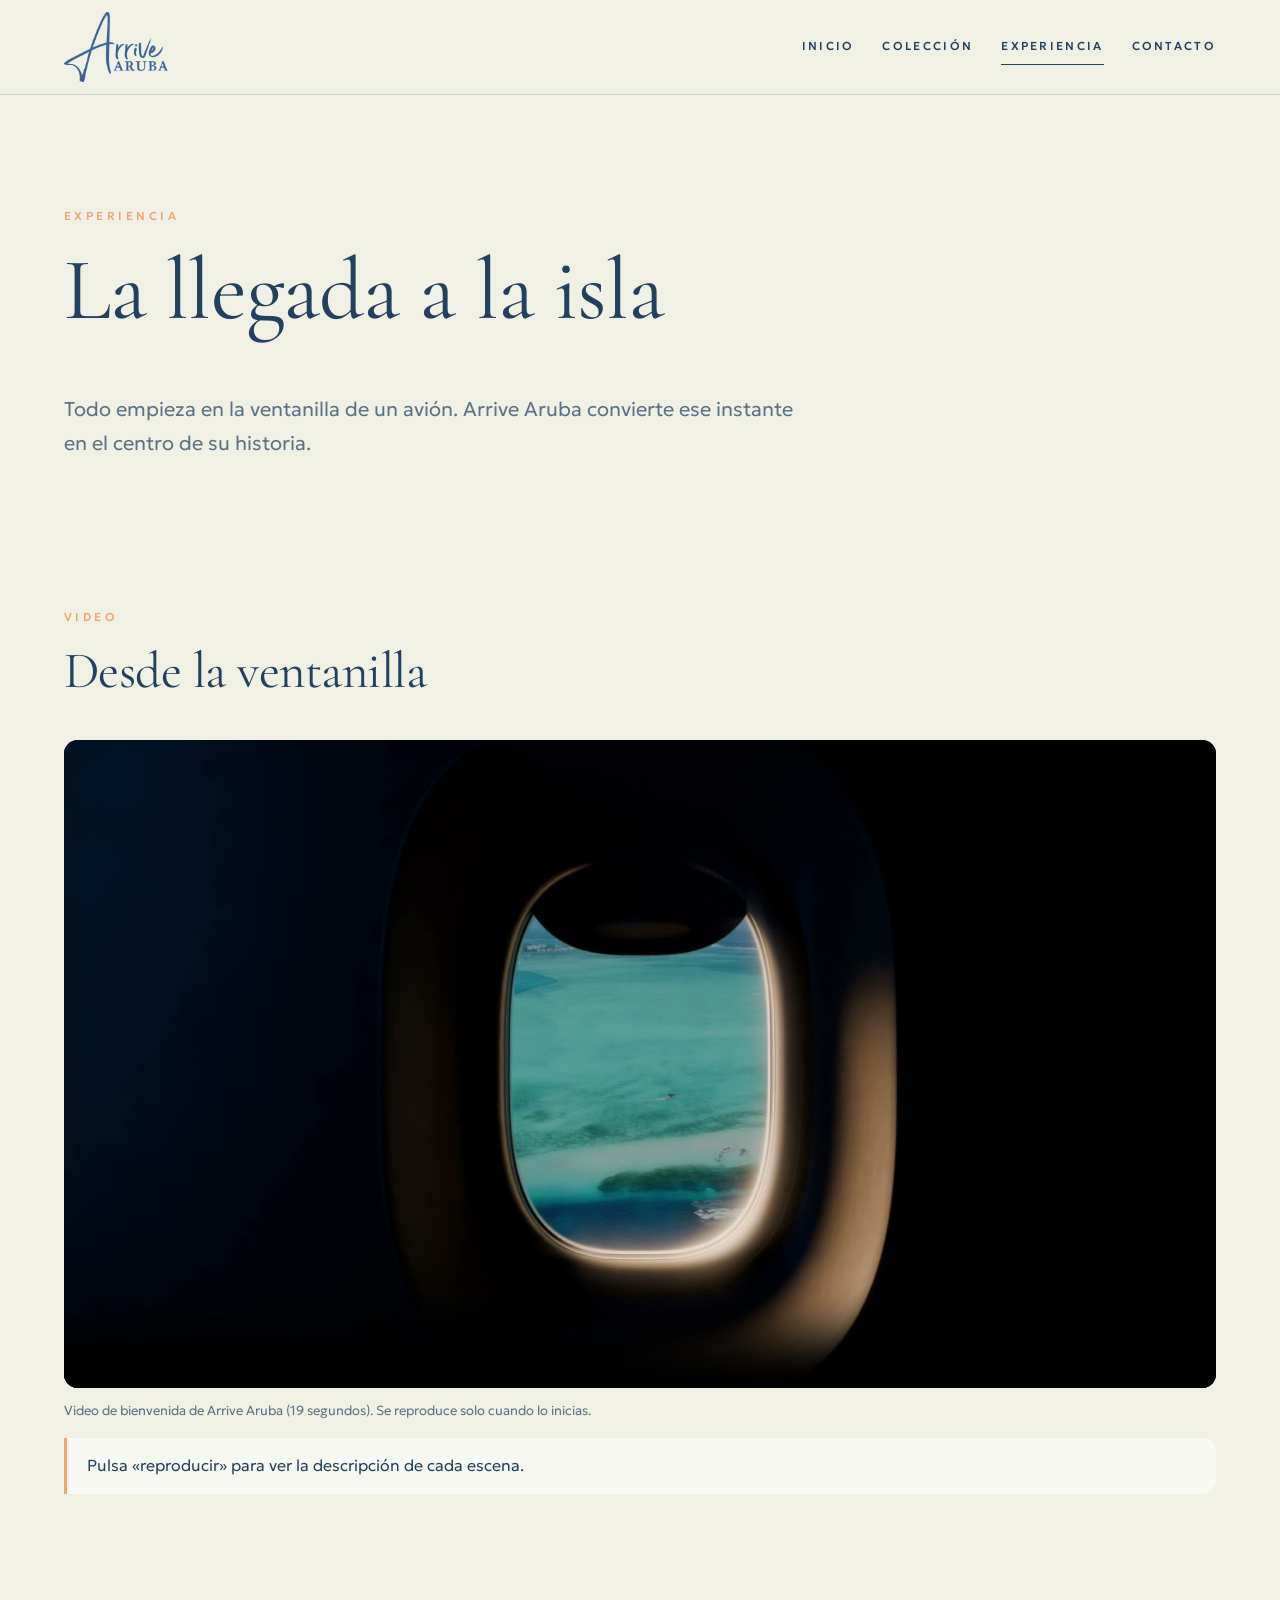
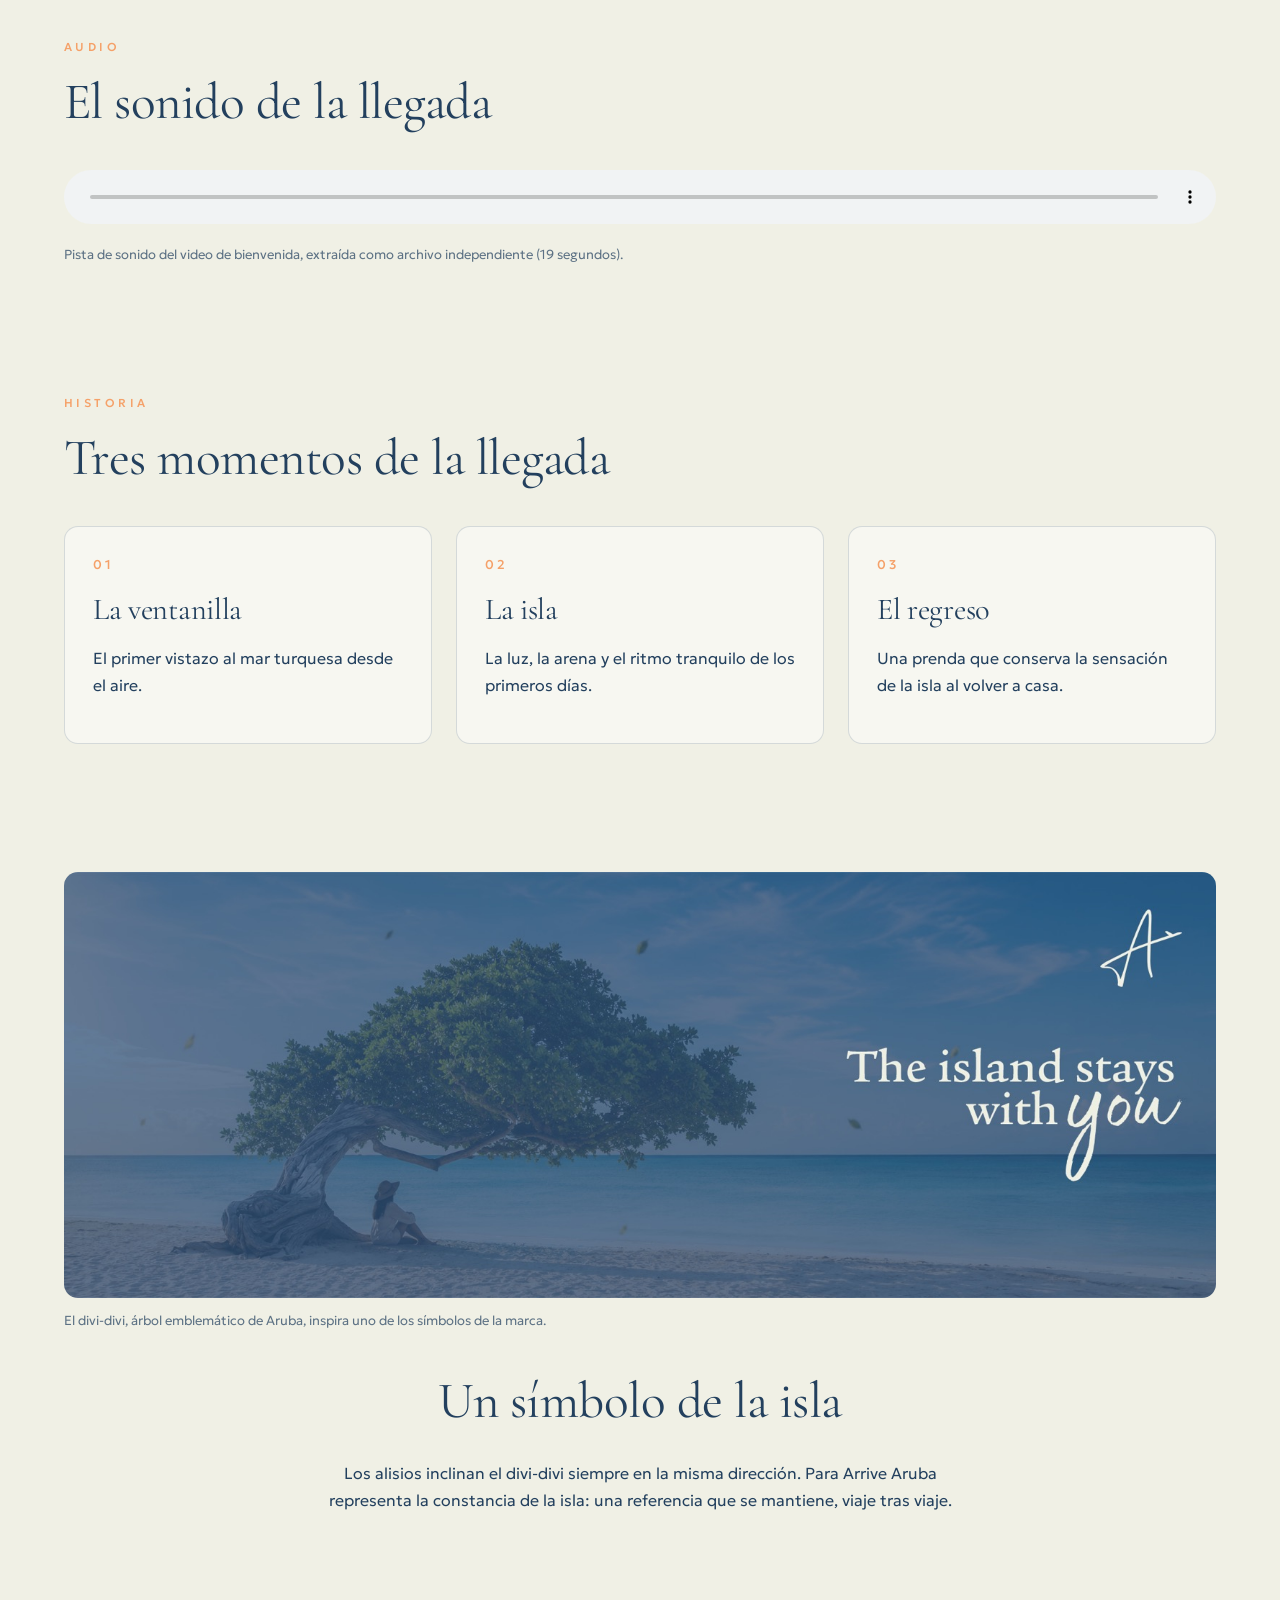
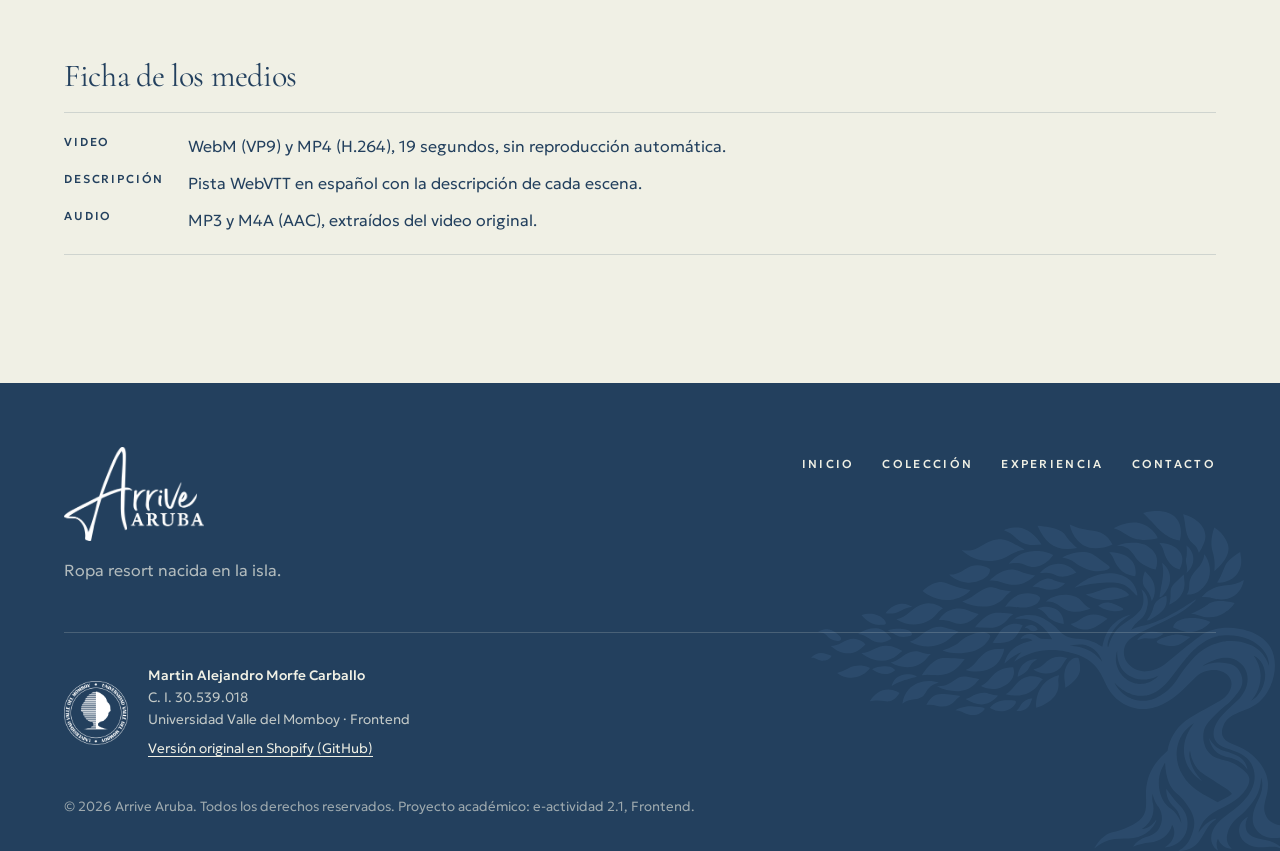
<file: experiencia.html>
<!DOCTYPE html>
<html lang="es">
<head>
  <meta charset="UTF-8">
  <meta name="viewport" content="width=device-width, initial-scale=1">
  <meta name="description" content="La experiencia Arrive Aruba: el video de llegada a la isla, su sonido y la historia de la marca.">
  <meta name="theme-color" content="#23405E">
  <title>Experiencia — Arrive Aruba | HTML5 Edition</title>
  <link rel="icon" href="assets/icons/arrive-favicon.svg" type="image/svg+xml">
  <link rel="icon" href="assets/icons/arrive-favicon-96.png" type="image/png" sizes="96x96">
  <link rel="apple-touch-icon" href="assets/icons/arrive-apple-touch-icon.png">
  <link rel="preconnect" href="https://fonts.googleapis.com">
  <link rel="preconnect" href="https://fonts.gstatic.com" crossorigin>
  <link rel="stylesheet" href="https://fonts.googleapis.com/css2?family=Cormorant+Garamond:ital,wght@0,400;0,500;1,400&amp;display=swap">
  <link rel="stylesheet" href="css/styles.css">
  <link rel="stylesheet" href="css/responsive.css">
</head>
<body>
  <a class="skip-link" href="#contenido">Saltar al contenido principal</a>

  <header class="site-header">
    <a class="brand" href="index.html" aria-label="Arrive Aruba, página de inicio">
      <img src="assets/images/arrive-logo-blue.webp" alt="Arrive Aruba" width="640" height="429">
    </a>
    <nav class="site-nav" aria-label="Navegación principal">
      <ul>
        <li><a href="index.html">Inicio</a></li>
        <li><a href="coleccion.html">Colección</a></li>
        <li><a href="experiencia.html" aria-current="page">Experiencia</a></li>
        <li><a href="contacto.html">Contacto</a></li>
      </ul>
    </nav>
  </header>

  <main id="contenido">
    <section class="page-hero" aria-labelledby="titulo-experiencia">
      <p class="eyebrow">Experiencia</p>
      <h1 id="titulo-experiencia">La llegada a la isla</h1>
      <p class="lead">Todo empieza en la ventanilla de un avión. Arrive Aruba convierte ese instante en el centro de su historia.</p>
    </section>

    <section class="section media-section" aria-labelledby="titulo-video">
      <div class="section-head">
        <p class="eyebrow">Video</p>
        <h2 id="titulo-video">Desde la ventanilla</h2>
      </div>
      <figure class="media-figure">
        <video id="video-llegada" controls preload="metadata" playsinline width="1920" height="1080" poster="assets/images/arrive-aruba-llegada-poster.jpg">
          <source src="assets/video/arrive-aruba-llegada.webm" type="video/webm">
          <source src="assets/video/arrive-aruba-llegada.mp4" type="video/mp4">
          <track kind="descriptions" src="assets/video/arrive-aruba-llegada-descripciones.vtt" srclang="es" label="Descripción visual en español" default>
          <p>Tu navegador no puede reproducir este video. Puedes <a href="assets/video/arrive-aruba-llegada.mp4">descargarlo en formato MP4</a>.</p>
        </video>
        <figcaption>Video de bienvenida de Arrive Aruba (19 segundos). Se reproduce solo cuando lo inicias.</figcaption>
      </figure>
      <p class="track-output" id="descripcion-video" aria-live="polite">Pulsa «reproducir» para ver la descripción de cada escena.</p>
    </section>

    <section class="section media-section media-section--audio" aria-labelledby="titulo-audio">
      <div class="section-head">
        <p class="eyebrow">Audio</p>
        <h2 id="titulo-audio">El sonido de la llegada</h2>
      </div>
      <figure class="media-figure audio-figure">
        <audio controls preload="none">
          <source src="assets/audio/arrive-aruba-ambiente.mp3" type="audio/mpeg">
          <source src="assets/audio/arrive-aruba-ambiente.m4a" type="audio/mp4">
          <p>Tu navegador no puede reproducir este audio. Puedes <a href="assets/audio/arrive-aruba-ambiente.mp3">descargarlo en formato MP3</a>.</p>
        </audio>
        <figcaption>Pista de sonido del video de bienvenida, extraída como archivo independiente (19 segundos).</figcaption>
      </figure>
    </section>

    <section class="section" aria-labelledby="titulo-historia">
      <div class="section-head">
        <p class="eyebrow">Historia</p>
        <h2 id="titulo-historia">Tres momentos de la llegada</h2>
      </div>
      <ol class="moments">
        <li>
          <h3>La ventanilla</h3>
          <p>El primer vistazo al mar turquesa desde el aire.</p>
        </li>
        <li>
          <h3>La isla</h3>
          <p>La luz, la arena y el ritmo tranquilo de los primeros días.</p>
        </li>
        <li>
          <h3>El regreso</h3>
          <p>Una prenda que conserva la sensación de la isla al volver a casa.</p>
        </li>
      </ol>
    </section>

    <section class="section" aria-labelledby="titulo-divi">
      <figure class="banner-figure">
        <img src="assets/images/arrive-island-banner.jpg" alt="Árbol divi-divi junto al mar en tonos azules, con el texto «The island stays with you» y la marca de Arrive Aruba." width="1600" height="592" loading="lazy">
        <figcaption>El divi-divi, árbol emblemático de Aruba, inspira uno de los símbolos de la marca.</figcaption>
      </figure>
      <div class="story-copy story-copy--center">
        <h2 id="titulo-divi">Un símbolo de la isla</h2>
        <p>Los alisios inclinan el divi-divi siempre en la misma dirección. Para Arrive Aruba representa la constancia de la isla: una referencia que se mantiene, viaje tras viaje.</p>
      </div>
    </section>

    <aside class="section aside-note" aria-labelledby="titulo-ficha-medios">
      <h2 id="titulo-ficha-medios">Ficha de los medios</h2>
      <dl class="spec-list">
        <dt>Video</dt>
        <dd>WebM (VP9) y MP4 (H.264), 19 segundos, sin reproducción automática.</dd>
        <dt>Descripción</dt>
        <dd>Pista WebVTT en español con la descripción de cada escena.</dd>
        <dt>Audio</dt>
        <dd>MP3 y M4A (AAC), extraídos del video original.</dd>
      </dl>
    </aside>
  </main>

  <footer class="site-footer">
    <div class="footer-brand">
      <img src="assets/images/arrive-logo-negative.webp" alt="Arrive Aruba" width="640" height="429" loading="lazy">
      <p>Ropa resort nacida en la isla.</p>
    </div>
    <nav class="footer-nav" aria-label="Navegación del pie de página">
      <ul>
        <li><a href="index.html">Inicio</a></li>
        <li><a href="coleccion.html">Colección</a></li>
        <li><a href="experiencia.html">Experiencia</a></li>
        <li><a href="contacto.html">Contacto</a></li>
      </ul>
    </nav>
    <img class="footer-tree" src="assets/icons/arrive-dividivi-footer.svg" alt="" width="1869" height="1223" loading="lazy">
    <div class="footer-academic">
      <img src="assets/images/uvm-logo.png" alt="Universidad Valle del Momboy" width="359" height="360" loading="lazy">
      <p><strong>Martin Alejandro Morfe Carballo</strong><br>C. I. 30.539.018<br>Universidad Valle del Momboy · Frontend</p>
      <p><a href="https://github.com/morfemartin/arrive-aruba-shopify-theme">Versión original en Shopify (GitHub)</a></p>
    </div>
    <p class="footer-legal"><small>© 2026 Arrive Aruba. Todos los derechos reservados. Proyecto académico: e-actividad 2.1, Frontend.</small></p>
  </footer>

  <script src="js/main.js" defer></script>
</body>
</html>
</file>
<file: css/styles.css>
/* =========================================================
   Arrive Aruba — HTML5 Edition
   Estilos globales: tokens de marca, tipografía y componentes.
   ========================================================= */

/* Tipografía de interfaz: Geologica (SIL Open Font License 1.1). */
@font-face {
  font-family: "Geologica";
  src: url("../assets/fonts/geologica-variable.woff2") format("woff2");
  font-weight: 100 900;
  font-style: normal;
  font-display: swap;
}

:root {
  /* Paleta de marca */
  --sapphire: #386395;
  --sapphire-dark: #23405E;
  --lake: #5F8BB8;
  --cream: #F0F0E5;
  --orange: #F5A169;
  --white: #FFFFFF;
  --ink-soft: rgba(35, 64, 94, .72);
  --line: rgba(35, 64, 94, .16);

  /* Tipografía */
  --font-body: "Geologica", system-ui, -apple-system, "Segoe UI", sans-serif;
  --font-serif: "Cormorant Garamond", Georgia, "Times New Roman", serif;

  /* Espaciado y forma */
  --space-side: clamp(1.25rem, 5vw, 4rem);
  --space-section: clamp(4rem, 10vw, 8rem);
  --radius: 14px;
  --radius-pill: 999px;
  --max-width: 1240px;
}

*,
*::before,
*::after {
  box-sizing: border-box;
}

html {
  scroll-behavior: smooth;
}

body {
  margin: 0;
  background: var(--cream);
  color: var(--sapphire-dark);
  font-family: var(--font-body);
  font-size: 1rem;
  font-weight: 300;
  line-height: 1.7;
  -webkit-font-smoothing: antialiased;
}

img,
video {
  display: block;
  max-width: 100%;
  height: auto;
}

a {
  color: inherit;
}

:focus-visible {
  outline: 2px solid var(--orange);
  outline-offset: 3px;
}

h1,
h2,
h3 {
  margin: 0 0 .6em;
  font-family: var(--font-serif);
  font-weight: 400;
  line-height: 1.1;
  letter-spacing: -.01em;
}

h1 { font-size: clamp(2.8rem, 7vw, 5.5rem); }
h2 { font-size: clamp(2rem, 4.5vw, 3.2rem); }
h3 { font-size: clamp(1.4rem, 2.6vw, 1.9rem); }

p {
  margin: 0 0 1em;
}

strong {
  font-weight: 600;
}

.visually-hidden {
  position: absolute;
  width: 1px;
  height: 1px;
  padding: 0;
  margin: -1px;
  overflow: hidden;
  clip: rect(0 0 0 0);
  white-space: nowrap;
  border: 0;
}

.skip-link {
  position: absolute;
  top: -100px;
  left: 1rem;
  z-index: 100;
  padding: .75rem 1.25rem;
  border-radius: var(--radius-pill);
  background: var(--sapphire-dark);
  color: var(--cream);
  text-decoration: none;
}

.skip-link:focus {
  top: 1rem;
}

.eyebrow {
  margin: 0 0 1rem;
  color: var(--orange);
  font-size: .72rem;
  font-weight: 500;
  letter-spacing: .3em;
  text-transform: uppercase;
}

.lead {
  max-width: 46rem;
  font-size: clamp(1.05rem, 1.6vw, 1.25rem);
  color: var(--ink-soft);
}

/* ---------- Encabezado y navegación ---------- */

.site-header {
  position: sticky;
  top: 0;
  z-index: 50;
  display: flex;
  align-items: center;
  justify-content: space-between;
  gap: 1rem;
  padding: .75rem var(--space-side);
  background: rgba(240, 240, 229, .92);
  border-bottom: 1px solid var(--line);
  backdrop-filter: blur(10px);
}

.brand img {
  width: 104px;
}

.site-nav ul,
.footer-nav ul {
  display: flex;
  flex-wrap: wrap;
  gap: .25rem 1.75rem;
  margin: 0;
  padding: 0;
  list-style: none;
}

.site-nav a,
.footer-nav a {
  display: inline-block;
  padding: .5rem 0;
  font-size: .72rem;
  font-weight: 500;
  letter-spacing: .2em;
  text-decoration: none;
  text-transform: uppercase;
  border-bottom: 1px solid transparent;
  transition: border-color .2s ease;
}

.site-nav a:hover,
.site-nav a[aria-current="page"] {
  border-color: currentColor;
}

/* ---------- Botones y enlaces ---------- */

.button {
  display: inline-flex;
  align-items: center;
  justify-content: center;
  min-height: 48px;
  padding: .8rem 1.8rem;
  border: 1px solid currentColor;
  border-radius: var(--radius-pill);
  background: transparent;
  color: inherit;
  font: inherit;
  font-size: .72rem;
  font-weight: 500;
  letter-spacing: .24em;
  text-decoration: none;
  text-transform: uppercase;
  cursor: pointer;
  transition: background .2s ease, color .2s ease, transform .2s ease;
}

.button:hover {
  transform: translateY(-2px);
}

.button--light {
  border-color: var(--cream);
  background: var(--cream);
  color: var(--sapphire-dark);
}

.button--ghost {
  border-color: var(--cream);
  color: var(--cream);
}

.button--primary {
  border-color: var(--sapphire);
  background: var(--sapphire);
  color: var(--cream);
}

.button--outline {
  color: var(--sapphire-dark);
}

.text-link {
  display: inline-block;
  padding-bottom: .2rem;
  border-bottom: 1px solid currentColor;
  font-size: .72rem;
  font-weight: 500;
  letter-spacing: .2em;
  text-decoration: none;
  text-transform: uppercase;
}

/* ---------- Secciones ---------- */

.section {
  width: min(100% - 2 * var(--space-side), var(--max-width));
  margin: 0 auto;
  padding: var(--space-section) 0 0;
}

.section-head {
  margin-bottom: 2.5rem;
}

.hero {
  position: relative;
  display: grid;
  min-height: min(92svh, 860px);
  place-items: end start;
  overflow: hidden;
  color: var(--cream);
}

.hero-media {
  position: absolute;
  inset: 0;
  margin: 0;
}

.hero-media img,
.hero-media video {
  width: 100%;
  height: 100%;
  object-fit: cover;
}

.hero-toggle {
  position: absolute;
  z-index: 2;
  right: var(--space-side);
  bottom: clamp(1.25rem, 4vw, 2.5rem);
  min-height: 44px;
  padding: .6rem 1.2rem;
  border: 1px solid rgba(240, 240, 229, .6);
  border-radius: var(--radius-pill);
  background: rgba(23, 32, 42, .35);
  color: var(--cream);
  font: inherit;
  font-size: .68rem;
  font-weight: 500;
  letter-spacing: .2em;
  text-transform: uppercase;
  cursor: pointer;
  backdrop-filter: blur(6px);
}

.hero::after {
  content: "";
  position: absolute;
  inset: 0;
  background: linear-gradient(180deg, rgba(23, 32, 42, .05) 30%, rgba(23, 32, 42, .62) 100%);
}

.hero-copy {
  position: relative;
  z-index: 1;
  padding: 0 var(--space-side) clamp(3rem, 8vw, 6rem);
}

.hero-copy .eyebrow {
  color: var(--cream);
}

.hero-copy h1 {
  margin-bottom: .2em;
}

.tagline {
  font-family: var(--font-serif);
  font-size: clamp(1.4rem, 3vw, 2rem);
}

.hero-actions {
  display: flex;
  flex-wrap: wrap;
  gap: .75rem;
  margin-top: 2rem;
}

.page-hero {
  width: min(100% - 2 * var(--space-side), var(--max-width));
  margin: 0 auto;
  padding: clamp(4rem, 10vw, 7rem) 0 0;
}

/* ---------- Historias editoriales ---------- */

.story {
  display: grid;
  gap: 2rem;
  align-items: center;
  margin-bottom: var(--space-section);
}

.story figure,
.product-detail figure,
.banner-figure,
.media-figure {
  margin: 0;
}

.story img,
.product-detail img {
  width: 100%;
  border-radius: var(--radius);
}

figcaption {
  margin-top: .75rem;
  color: var(--ink-soft);
  font-size: .82rem;
}

.story-copy--center {
  max-width: 42rem;
  margin: 2.5rem auto 0;
  text-align: center;
}

/* ---------- Productos ---------- */

.product-grid {
  display: grid;
  gap: 1.5rem;
  margin: 0;
  padding: 0;
  list-style: none;
}

.product-card a {
  text-decoration: none;
}

.product-card img {
  width: 100%;
  aspect-ratio: 1;
  object-fit: contain;
  background: var(--white);
  border-radius: var(--radius);
  transition: transform .4s ease;
}

.product-card a:hover img {
  transform: scale(1.02);
}

.product-card h3 {
  margin: 1rem 0 .25rem;
  font-family: var(--font-body);
  font-size: 1rem;
  font-weight: 500;
}

.product-card p {
  color: var(--ink-soft);
  font-size: .85rem;
}

.product-detail {
  display: grid;
  gap: 2rem;
  align-items: start;
  margin-bottom: var(--space-section);
  scroll-margin-top: 6rem;
}

.product-detail img {
  background: var(--white);
}

.product-copy ul,
.product-copy ol,
.contact-intro ul {
  padding-left: 1.2rem;
}

.product-copy li,
.contact-intro li {
  margin: .35rem 0;
}

.spec-list {
  display: grid;
  grid-template-columns: max-content 1fr;
  gap: .6rem 1.5rem;
  margin: 0;
  padding: 1.25rem 0;
  border-top: 1px solid var(--line);
  border-bottom: 1px solid var(--line);
}

.spec-list dt {
  font-size: .72rem;
  font-weight: 500;
  letter-spacing: .16em;
  text-transform: uppercase;
}

.spec-list dd {
  margin: 0;
}

/* ---------- Tablas ---------- */

.table-wrap {
  overflow-x: auto;
  margin-bottom: 3rem;
  border-radius: var(--radius);
  background: rgba(255, 255, 255, .55);
}

table {
  width: 100%;
  min-width: 560px;
  border-collapse: collapse;
  font-size: .92rem;
}

caption {
  padding: 1rem 1.25rem;
  color: var(--ink-soft);
  font-size: .85rem;
  text-align: left;
}

th,
td {
  padding: .9rem 1.25rem;
  border-bottom: 1px solid var(--line);
  text-align: left;
  vertical-align: top;
}

thead th {
  font-size: .7rem;
  font-weight: 500;
  letter-spacing: .16em;
  text-transform: uppercase;
}

tbody th {
  font-weight: 500;
}

tfoot td {
  border-bottom: 0;
  color: var(--ink-soft);
  font-size: .8rem;
}

.note {
  color: var(--ink-soft);
}

/* ---------- Cita ---------- */

.quote {
  text-align: center;
}

blockquote {
  max-width: 52rem;
  margin: 0 auto;
  font-family: var(--font-serif);
  font-size: clamp(1.6rem, 3.6vw, 2.6rem);
  font-style: italic;
  line-height: 1.3;
}

.quote-source {
  margin-top: 1.5rem;
  color: var(--ink-soft);
  font-size: .8rem;
  letter-spacing: .16em;
  text-transform: uppercase;
}

/* ---------- Multimedia ---------- */

.media-figure video {
  width: 100%;
  border-radius: var(--radius);
  background: #000;
}

.track-output {
  min-height: 3.4em;
  margin-top: 1rem;
  padding: .9rem 1.25rem;
  border-left: 3px solid var(--orange);
  background: rgba(255, 255, 255, .55);
  border-radius: 0 var(--radius) var(--radius) 0;
}

.audio-figure audio {
  width: 100%;
}

.moments {
  display: grid;
  gap: 1.5rem;
  margin: 0;
  padding: 0;
  list-style: none;
  counter-reset: momento;
}

.moments li {
  counter-increment: momento;
  padding: 1.75rem;
  border: 1px solid var(--line);
  border-radius: var(--radius);
  background: rgba(255, 255, 255, .45);
}

.moments li::before {
  content: "0" counter(momento);
  display: block;
  margin-bottom: 1rem;
  color: var(--orange);
  font-size: .8rem;
  font-weight: 500;
  letter-spacing: .2em;
}

.banner-figure img {
  width: 100%;
  border-radius: var(--radius);
}

/* ---------- Notas laterales ---------- */

.aside-note {
  padding-bottom: 0;
}

.aside-note h2 {
  font-size: clamp(1.5rem, 3vw, 2rem);
}

/* ---------- Formulario ---------- */

.contact-layout {
  display: grid;
  gap: 3rem;
}

.notice {
  padding: 1rem 1.25rem;
  border-left: 3px solid var(--orange);
  background: rgba(255, 255, 255, .6);
  border-radius: 0 var(--radius) var(--radius) 0;
}

fieldset {
  margin: 0 0 1.75rem;
  padding: 1.5rem;
  border: 1px solid var(--line);
  border-radius: var(--radius);
}

legend {
  padding: 0 .5rem;
  font-family: var(--font-serif);
  font-size: 1.4rem;
}

.field {
  display: grid;
  gap: .4rem;
  margin-bottom: 1.25rem;
}

.field:last-child {
  margin-bottom: 0;
}

label {
  font-size: .9rem;
  font-weight: 400;
}

input,
select,
textarea {
  width: 100%;
  min-height: 48px;
  padding: .75rem 1rem;
  border: 1px solid rgba(35, 64, 94, .28);
  border-radius: 12px;
  background: var(--white);
  color: var(--sapphire-dark);
  font: inherit;
}

textarea {
  resize: vertical;
}

input:user-invalid,
select:user-invalid,
textarea:user-invalid {
  border-color: #B4442E;
}

.choice-row {
  display: flex;
  align-items: flex-start;
  gap: .75rem;
  margin-bottom: .75rem;
}

.choice-row input {
  width: 20px;
  min-height: 20px;
  margin-top: .2rem;
  flex: none;
  accent-color: var(--sapphire);
}

.field small {
  color: var(--ink-soft);
}

.form-actions {
  display: flex;
  flex-wrap: wrap;
  gap: .75rem;
}

.form-status {
  min-height: 1.5em;
  margin-top: 1rem;
  font-weight: 400;
}

/* ---------- Pie de página ---------- */

.site-footer {
  position: relative;
  display: grid;
  gap: 2rem;
  margin-top: var(--space-section);
  padding: 4rem var(--space-side) 2rem;
  overflow: hidden;
  background: var(--sapphire-dark);
  color: var(--cream);
}

.footer-brand img {
  width: 140px;
}

.footer-brand p {
  margin-top: 1rem;
  color: rgba(240, 240, 229, .7);
}

.footer-tree {
  position: absolute;
  right: -4%;
  bottom: 0;
  width: min(48%, 520px);
  opacity: .14;
  pointer-events: none;
  animation: sway 9s ease-in-out infinite alternate;
  transform-origin: 30% 100%;
}

.footer-academic {
  position: relative;
  display: grid;
  grid-template-columns: 64px 1fr;
  gap: .5rem 1.25rem;
  align-items: center;
  padding-top: 2rem;
  border-top: 1px solid rgba(240, 240, 229, .18);
}

.footer-academic img {
  width: 64px;
  grid-row: span 2;
}

.footer-academic p {
  margin: 0;
  color: rgba(240, 240, 229, .78);
  font-size: .85rem;
  line-height: 1.6;
}

.footer-academic strong {
  color: var(--cream);
  font-weight: 500;
}

.footer-academic a {
  color: var(--cream);
  text-underline-offset: 3px;
}

.footer-legal {
  position: relative;
  margin: 0;
  color: rgba(240, 240, 229, .6);
}

@keyframes sway {
  from { transform: rotate(-1deg); }
  to { transform: rotate(1.2deg); }
}

/* Revelado suave al desplazarse (solo con JavaScript activo). */
.js .reveal {
  opacity: 0;
  transform: translateY(18px);
  transition: opacity .8s ease, transform .8s ease;
}

.js .reveal.is-visible {
  opacity: 1;
  transform: none;
}

@media (prefers-reduced-motion: reduce) {
  html {
    scroll-behavior: auto;
  }

  *,
  *::before,
  *::after {
    animation: none !important;
    transition: none !important;
  }

  .js .reveal {
    opacity: 1;
    transform: none;
  }
}
</file>
<file: css/responsive.css>
/* =========================================================
   Arrive Aruba — HTML5 Edition
   Adaptación responsive. Diseño base: móvil (desde 320 px).
   ========================================================= */

/* Teléfonos: navegación compacta debajo del logotipo. */
@media (max-width: 599px) {
  .site-header {
    flex-direction: column;
    align-items: flex-start;
    gap: .25rem;
  }

  .site-nav ul {
    gap: 0 1.1rem;
  }

  .site-nav a {
    font-size: .66rem;
    letter-spacing: .14em;
  }

  .hero-actions .button {
    flex: 1 1 100%;
  }

  .spec-list {
    grid-template-columns: 1fr;
    gap: .2rem;
  }

  .spec-list dd {
    margin-bottom: .75rem;
  }

  fieldset {
    padding: 1.1rem;
  }

  .form-actions .button {
    flex: 1 1 100%;
  }
}

/* Tabletas: dos columnas en las cuadrículas. */
@media (min-width: 600px) {
  .product-grid {
    grid-template-columns: repeat(2, minmax(0, 1fr));
  }

  .moments {
    grid-template-columns: repeat(3, minmax(0, 1fr));
  }
}

/* Escritorio: composiciones editoriales a dos columnas. */
@media (min-width: 900px) {
  .product-grid {
    grid-template-columns: repeat(3, minmax(0, 1fr));
  }

  .story,
  .product-detail {
    grid-template-columns: minmax(0, 1fr) minmax(0, 1fr);
    gap: clamp(2.5rem, 6vw, 6rem);
  }

  .story--reverse figure,
  .product-detail--reverse figure {
    order: 2;
  }

  .product-detail .product-copy {
    position: sticky;
    top: 7rem;
  }

  .contact-layout {
    grid-template-columns: minmax(0, .8fr) minmax(0, 1.2fr);
    align-items: start;
  }

  .contact-intro {
    position: sticky;
    top: 7rem;
  }

  .site-footer {
    grid-template-columns: 1fr auto;
    align-items: start;
  }

  .footer-academic,
  .footer-legal {
    grid-column: 1 / -1;
  }
}
</file>
